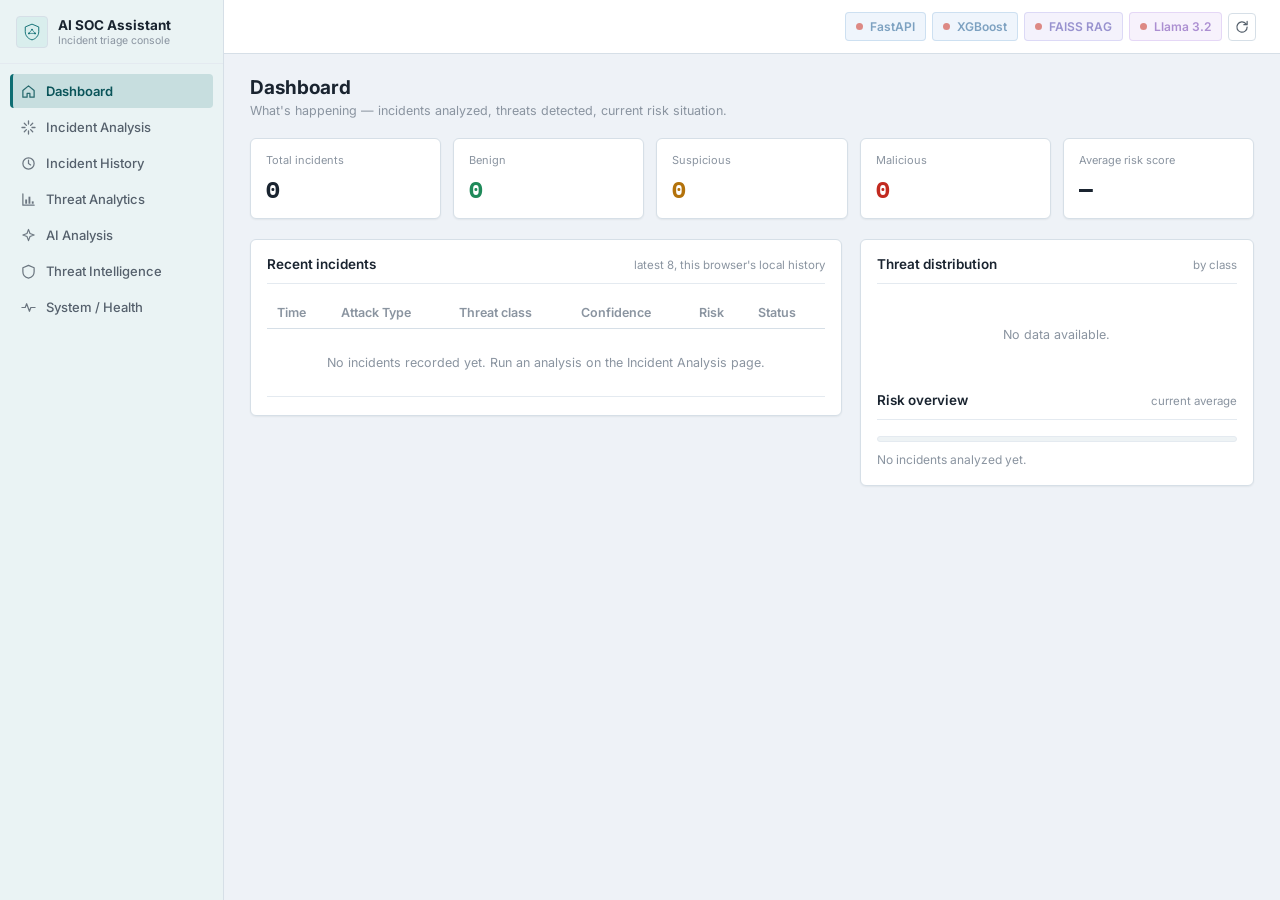
<file: frontend/index.html>
<!DOCTYPE html>
<html lang="en">
<head>
<meta charset="UTF-8">
<meta name="viewport" content="width=device-width, initial-scale=1.0">
<title>Dashboard — AI SOC Assistant</title>
<link rel="preconnect" href="https://fonts.googleapis.com">
<link rel="preconnect" href="https://fonts.gstatic.com" crossorigin>
<link href="https://fonts.googleapis.com/css2?family=Inter:wght@400;500;600;700&family=IBM+Plex+Mono:wght@400;500;600&display=swap" rel="stylesheet">
<link rel="icon" type="image/svg+xml" href="assets/favicon.svg">
<link rel="alternate icon" href="assets/favicon.svg">
<link rel="stylesheet" href="style.css">
<link rel="stylesheet" href="shell.css">
</head>
<body data-page="dashboard">

<div class="app-shell">

  <nav class="sidenav">
    <div class="sidenav-brand">
      <div class="brand-mark">
        <svg width="18" height="18" viewBox="0 0 32 32" fill="none">
          <path d="M16 2L28 7V15.5C28 22.5 22.9 28.2 16 30C9.1 28.2 4 22.5 4 15.5V7L16 2Z" stroke="currentColor" stroke-width="1.7" stroke-linejoin="round"/>
          <circle cx="16" cy="11.5" r="1.5" fill="currentColor"/>
          <circle cx="10.5" cy="18.5" r="1.5" fill="currentColor"/>
          <circle cx="21.5" cy="18.5" r="1.5" fill="currentColor"/>
          <path d="M16 11.5L10.5 18.5M16 11.5L21.5 18.5M10.5 18.5L21.5 18.5" stroke="currentColor" stroke-width="1.2" stroke-linecap="round"/>
        </svg>
      </div>
      <div class="sidenav-brand-text">
        <strong>AI SOC Assistant</strong>
        <span>Incident triage console</span>
      </div>
    </div>

    <div class="sidenav-links">
      <a class="nav-link" data-page="dashboard" href="index.html">
        <svg width="15" height="15" viewBox="0 0 16 16" fill="none"><path d="M2 7L8 2L14 7V14H9.5V10H6.5V14H2V7Z" stroke="currentColor" stroke-width="1.3" stroke-linejoin="round"/></svg>
        Dashboard
      </a>
      <a class="nav-link" data-page="analysis" href="analysis.html">
        <svg width="15" height="15" viewBox="0 0 15 15" fill="none"><path d="M7.5 1V4M7.5 11V14M1 7.5H4M11 7.5H14M3.3 3.3L5.4 5.4M9.6 9.6L11.7 11.7M11.7 3.3L9.6 5.4M5.4 9.6L3.3 11.7" stroke="currentColor" stroke-width="1.3" stroke-linecap="round"/></svg>
        Incident Analysis
      </a>
      <a class="nav-link" data-page="history" href="history.html">
        <svg width="15" height="15" viewBox="0 0 16 16" fill="none"><circle cx="8" cy="8" r="6" stroke="currentColor" stroke-width="1.3"/><path d="M8 4.5V8L10.3 9.5" stroke="currentColor" stroke-width="1.3" stroke-linecap="round"/></svg>
        Incident History
      </a>
      <a class="nav-link" data-page="analytics" href="analytics.html">
        <svg width="15" height="15" viewBox="0 0 16 16" fill="none"><path d="M2 14V2M2 14H14" stroke="currentColor" stroke-width="1.3" stroke-linecap="round"/><rect x="4.5" y="8" width="2" height="4.5" fill="currentColor"/><rect x="8" y="5" width="2" height="7.5" fill="currentColor"/><rect x="11.5" y="10" width="2" height="2.5" fill="currentColor"/></svg>
        Threat Analytics
      </a>
      <a class="nav-link" data-page="ai-analysis" href="ai-analysis.html">
        <svg width="15" height="15" viewBox="0 0 16 16" fill="none"><path d="M8 1.5L9.6 5.9L14 7.5L9.6 9.1L8 13.5L6.4 9.1L2 7.5L6.4 5.9L8 1.5Z" stroke="currentColor" stroke-width="1.2" stroke-linejoin="round"/></svg>
        AI Analysis
      </a>
      <a class="nav-link" data-page="threat-intel" href="threat-intel.html">
        <svg width="15" height="15" viewBox="0 0 16 16" fill="none"><path d="M8 1.5L14 4V8.2C14 11.7 11.5 14.3 8 15C4.5 14.3 2 11.7 2 8.2V4L8 1.5Z" stroke="currentColor" stroke-width="1.3" stroke-linejoin="round"/></svg>
        Threat Intelligence
      </a>
      <a class="nav-link" data-page="system" href="system.html">
        <svg width="15" height="15" viewBox="0 0 16 16" fill="none"><path d="M1 8H4.5L6 4L9 12L10.5 8H15" stroke="currentColor" stroke-width="1.3" stroke-linecap="round" stroke-linejoin="round"/></svg>
        System / Health
      </a>
    </div>
</nav>

  <div class="app-main">
    <header class="topbar">
      <div class="topbar-inner">
        <div class="status-cluster" id="statusCluster">
          <div class="status-chip" id="chip-api" data-state="unknown"><span class="dot"></span><span class="chip-label">FastAPI</span></div>
          <div class="status-chip" id="chip-xgb" data-state="unknown"><span class="dot"></span><span class="chip-label">XGBoost</span></div>
          <div class="status-chip" id="chip-rag" data-state="unknown"><span class="dot"></span><span class="chip-label">FAISS RAG</span></div>
          <div class="status-chip" id="chip-llm" data-state="unknown"><span class="dot"></span><span class="chip-label">Llama 3.2</span></div>
          <button class="refresh-btn" id="refreshHealthBtn" title="Re-check backend health">
            <svg width="14" height="14" viewBox="0 0 15 15" fill="none"><path d="M13 7.5A5.5 5.5 0 1 1 11.6 3.9M13 1.5V5H9.5" stroke="currentColor" stroke-width="1.3" stroke-linecap="round" stroke-linejoin="round"/></svg>
          </button>
        </div>
      </div>
    </header>

    <main class="page-content">
      <div class="page-header">
        <h1>Dashboard</h1>
        <p>What's happening — incidents analyzed, threats detected, current risk situation.</p>
      </div>

      <div class="stat-grid" id="statGrid">
        <div class="stat-card"><div class="stat-label">Total incidents</div><div class="stat-value" id="statTotal">0</div></div>
        <div class="stat-card stat-benign"><div class="stat-label">Benign</div><div class="stat-value" id="statBenign">0</div></div>
        <div class="stat-card stat-suspicious"><div class="stat-label">Suspicious</div><div class="stat-value" id="statSuspicious">0</div></div>
        <div class="stat-card stat-malicious"><div class="stat-label">Malicious</div><div class="stat-value" id="statMalicious">0</div></div>
        <div class="stat-card"><div class="stat-label">Average risk score</div><div class="stat-value" id="statAvgRisk">—</div></div>
      </div>

      <div class="dash-grid">
        <section class="panel">
          <div class="panel-head">
            <h2>Recent incidents</h2>
            <span class="panel-sub">latest 8, this browser's local history</span>
          </div>
          <div class="data-table-wrap">
            <table class="data-table">
              <thead><tr><th>Time</th><th>Attack Type</th><th>Threat class</th><th>Confidence</th><th>Risk</th><th>Status</th></tr></thead>
              <tbody id="recentBody">
                <tr class="empty-row"><td colspan="6">No incidents recorded yet. Run an analysis on the Incident Analysis page.</td></tr>
              </tbody>
            </table>
          </div>
        </section>

        <section class="panel">
          <div class="panel-head">
            <h2>Threat distribution</h2>
            <span class="panel-sub">by class</span>
          </div>
          <div id="distChart"><div class="chart-empty">No data available.</div></div>

          <div class="panel-head" style="margin-top:20px;">
            <h2>Risk overview</h2>
            <span class="panel-sub">current average</span>
          </div>
          <div id="riskOverview">
            <div class="risk-bar-track"><div class="risk-bar-fill" id="dashRiskFill" style="width:0%"></div></div>
            <p style="margin:10px 0 0; font-size:12px; color:var(--text-low);" id="riskOverviewNote">No incidents analyzed yet.</p>
          </div>
        </section>
      </div>
    </main>
  </div>
</div>

<script src="common.js"></script>
<script src="dashboard.js"></script>
</body>
</html>
</file>
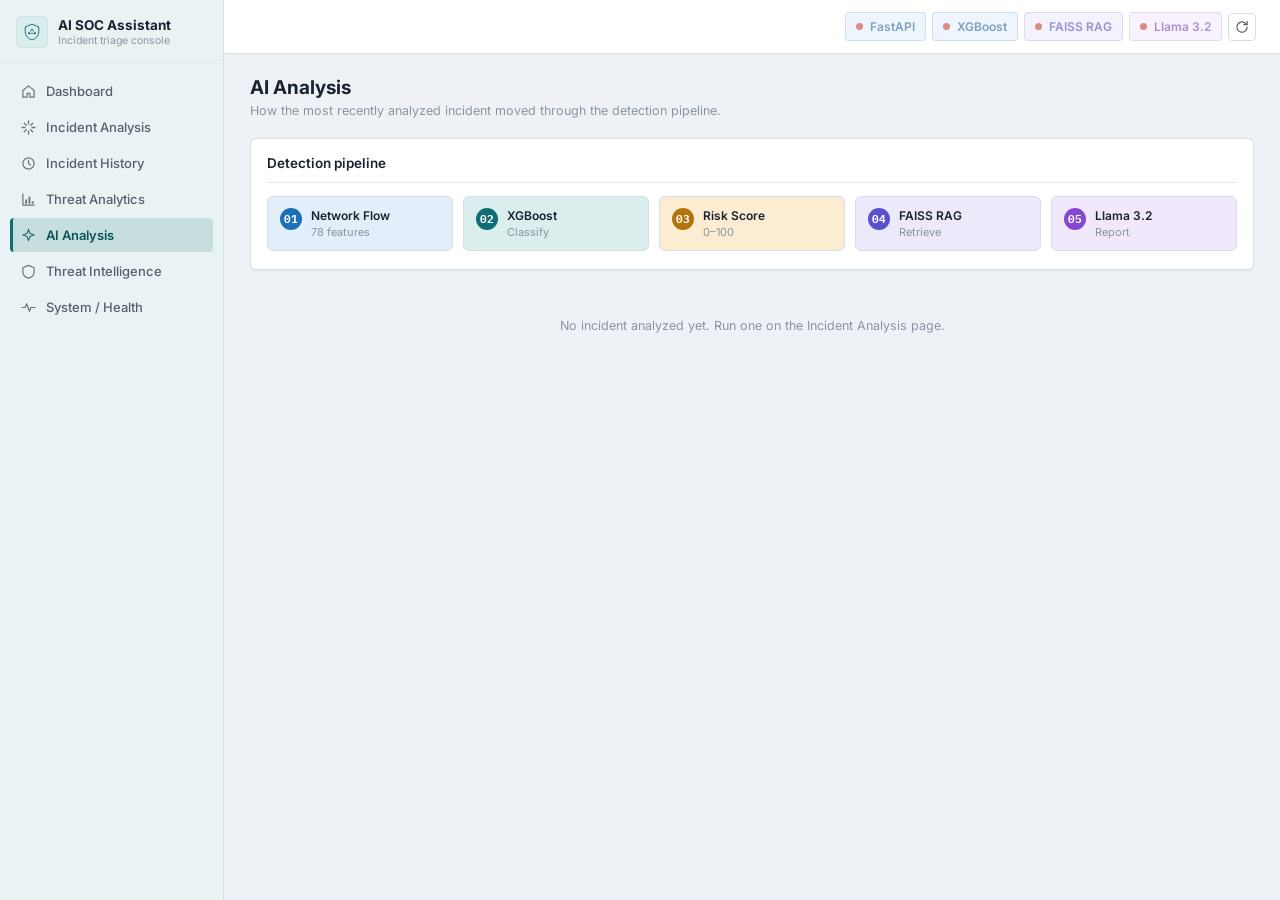
<file: frontend/ai-analysis.html>
<!DOCTYPE html>
<html lang="en">
<head>
<meta charset="UTF-8">
<meta name="viewport" content="width=device-width, initial-scale=1.0">
<title>AI Analysis — AI SOC Assistant</title>
<link rel="preconnect" href="https://fonts.googleapis.com">
<link rel="preconnect" href="https://fonts.gstatic.com" crossorigin>
<link href="https://fonts.googleapis.com/css2?family=Inter:wght@400;500;600;700&family=IBM+Plex+Mono:wght@400;500;600&display=swap" rel="stylesheet">
<link rel="icon" type="image/svg+xml" href="assets/favicon.svg">
<link rel="alternate icon" href="assets/favicon.svg">
<link rel="stylesheet" href="style.css">
<link rel="stylesheet" href="shell.css">
</head>
<body data-page="ai-analysis">

<div class="app-shell">

  <nav class="sidenav">
    <div class="sidenav-brand">
      <div class="brand-mark">
        <svg width="18" height="18" viewBox="0 0 32 32" fill="none">
          <path d="M16 2L28 7V15.5C28 22.5 22.9 28.2 16 30C9.1 28.2 4 22.5 4 15.5V7L16 2Z" stroke="currentColor" stroke-width="1.7" stroke-linejoin="round"/>
          <circle cx="16" cy="11.5" r="1.5" fill="currentColor"/>
          <circle cx="10.5" cy="18.5" r="1.5" fill="currentColor"/>
          <circle cx="21.5" cy="18.5" r="1.5" fill="currentColor"/>
          <path d="M16 11.5L10.5 18.5M16 11.5L21.5 18.5M10.5 18.5L21.5 18.5" stroke="currentColor" stroke-width="1.2" stroke-linecap="round"/>
        </svg>
      </div>
      <div class="sidenav-brand-text">
        <strong>AI SOC Assistant</strong>
        <span>Incident triage console</span>
      </div>
    </div>

    <div class="sidenav-links">
      <a class="nav-link" data-page="dashboard" href="index.html">
        <svg width="15" height="15" viewBox="0 0 16 16" fill="none"><path d="M2 7L8 2L14 7V14H9.5V10H6.5V14H2V7Z" stroke="currentColor" stroke-width="1.3" stroke-linejoin="round"/></svg>
        Dashboard
      </a>
      <a class="nav-link" data-page="analysis" href="analysis.html">
        <svg width="15" height="15" viewBox="0 0 15 15" fill="none"><path d="M7.5 1V4M7.5 11V14M1 7.5H4M11 7.5H14M3.3 3.3L5.4 5.4M9.6 9.6L11.7 11.7M11.7 3.3L9.6 5.4M5.4 9.6L3.3 11.7" stroke="currentColor" stroke-width="1.3" stroke-linecap="round"/></svg>
        Incident Analysis
      </a>
      <a class="nav-link" data-page="history" href="history.html">
        <svg width="15" height="15" viewBox="0 0 16 16" fill="none"><circle cx="8" cy="8" r="6" stroke="currentColor" stroke-width="1.3"/><path d="M8 4.5V8L10.3 9.5" stroke="currentColor" stroke-width="1.3" stroke-linecap="round"/></svg>
        Incident History
      </a>
      <a class="nav-link" data-page="analytics" href="analytics.html">
        <svg width="15" height="15" viewBox="0 0 16 16" fill="none"><path d="M2 14V2M2 14H14" stroke="currentColor" stroke-width="1.3" stroke-linecap="round"/><rect x="4.5" y="8" width="2" height="4.5" fill="currentColor"/><rect x="8" y="5" width="2" height="7.5" fill="currentColor"/><rect x="11.5" y="10" width="2" height="2.5" fill="currentColor"/></svg>
        Threat Analytics
      </a>
      <a class="nav-link" data-page="ai-analysis" href="ai-analysis.html">
        <svg width="15" height="15" viewBox="0 0 16 16" fill="none"><path d="M8 1.5L9.6 5.9L14 7.5L9.6 9.1L8 13.5L6.4 9.1L2 7.5L6.4 5.9L8 1.5Z" stroke="currentColor" stroke-width="1.2" stroke-linejoin="round"/></svg>
        AI Analysis
      </a>
      <a class="nav-link" data-page="threat-intel" href="threat-intel.html">
        <svg width="15" height="15" viewBox="0 0 16 16" fill="none"><path d="M8 1.5L14 4V8.2C14 11.7 11.5 14.3 8 15C4.5 14.3 2 11.7 2 8.2V4L8 1.5Z" stroke="currentColor" stroke-width="1.3" stroke-linejoin="round"/></svg>
        Threat Intelligence
      </a>
      <a class="nav-link" data-page="system" href="system.html">
        <svg width="15" height="15" viewBox="0 0 16 16" fill="none"><path d="M1 8H4.5L6 4L9 12L10.5 8H15" stroke="currentColor" stroke-width="1.3" stroke-linecap="round" stroke-linejoin="round"/></svg>
        System / Health
      </a>
    </div>
</nav>

  <div class="app-main">
    <header class="topbar">
      <div class="topbar-inner">
        <div class="status-cluster" id="statusCluster">
          <div class="status-chip" id="chip-api" data-state="unknown"><span class="dot"></span><span class="chip-label">FastAPI</span></div>
          <div class="status-chip" id="chip-xgb" data-state="unknown"><span class="dot"></span><span class="chip-label">XGBoost</span></div>
          <div class="status-chip" id="chip-rag" data-state="unknown"><span class="dot"></span><span class="chip-label">FAISS RAG</span></div>
          <div class="status-chip" id="chip-llm" data-state="unknown"><span class="dot"></span><span class="chip-label">Llama 3.2</span></div>
          <button class="refresh-btn" id="refreshHealthBtn" title="Re-check backend health">
            <svg width="14" height="14" viewBox="0 0 15 15" fill="none"><path d="M13 7.5A5.5 5.5 0 1 1 11.6 3.9M13 1.5V5H9.5" stroke="currentColor" stroke-width="1.3" stroke-linecap="round" stroke-linejoin="round"/></svg>
          </button>
        </div>
      </div>
    </header>

    <main class="page-content">
      <div class="page-header">
        <h1>AI Analysis</h1>
        <p>How the most recently analyzed incident moved through the detection pipeline.</p>
      </div>

      <section class="panel" style="margin-bottom:18px;">
        <div class="panel-head"><h2>Detection pipeline</h2></div>
        <div class="pipeline-numbered" id="pipeline">
          <div class="pipe-step-num" data-key="flow"><span class="pipe-num">01</span><div class="pipe-text"><strong>Network Flow</strong><span>78 features</span></div></div>
          <div class="pipe-step-num" data-key="xgb"><span class="pipe-num">02</span><div class="pipe-text"><strong>XGBoost</strong><span>Classify</span></div></div>
          <div class="pipe-step-num" data-key="risk"><span class="pipe-num">03</span><div class="pipe-text"><strong>Risk Score</strong><span>0–100</span></div></div>
          <div class="pipe-step-num" data-key="rag"><span class="pipe-num">04</span><div class="pipe-text"><strong>FAISS RAG</strong><span>Retrieve</span></div></div>
          <div class="pipe-step-num" data-key="llm"><span class="pipe-num">05</span><div class="pipe-text"><strong>Llama 3.2</strong><span>Report</span></div></div>
        </div>
      </section>

      <div id="aiAnalysisContent">
        <div class="chart-empty">No incident analyzed yet. Run one on the Incident Analysis page.</div>
      </div>
    </main>
  </div>
</div>

<script src="common.js"></script>
<script src="ai-analysis.js"></script>
</body>
</html>
</file>
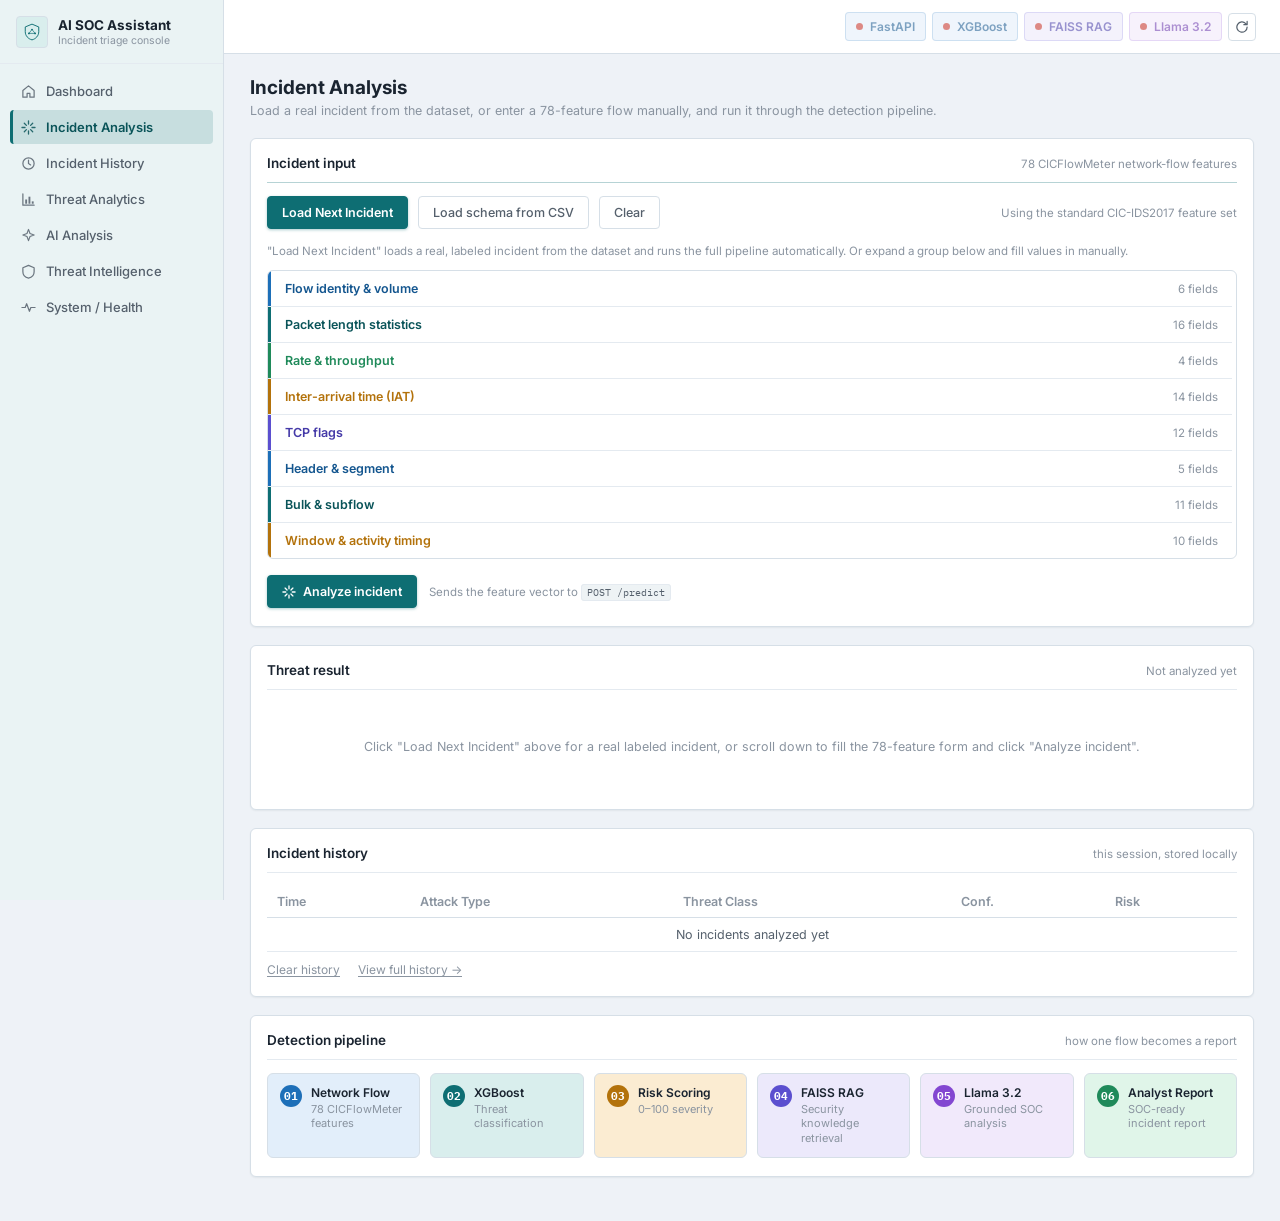
<file: frontend/analysis.html>
<!DOCTYPE html>
<html lang="en">
<head>
<meta charset="UTF-8">
<meta name="viewport" content="width=device-width, initial-scale=1.0">
<title>Incident Analysis — AI SOC Assistant</title>
<link rel="preconnect" href="https://fonts.googleapis.com">
<link rel="preconnect" href="https://fonts.gstatic.com" crossorigin>
<link href="https://fonts.googleapis.com/css2?family=Inter:wght@400;500;600;700&family=IBM+Plex+Mono:wght@400;500;600&display=swap" rel="stylesheet">
<link rel="icon" type="image/svg+xml" href="assets/favicon.svg">
<link rel="alternate icon" href="assets/favicon.svg">
<link rel="stylesheet" href="style.css">
<link rel="stylesheet" href="shell.css">
</head>
<body data-page="analysis">

<div class="app-shell">

  <nav class="sidenav">
    <div class="sidenav-brand">
      <div class="brand-mark">
        <svg width="18" height="18" viewBox="0 0 32 32" fill="none">
          <path d="M16 2L28 7V15.5C28 22.5 22.9 28.2 16 30C9.1 28.2 4 22.5 4 15.5V7L16 2Z" stroke="currentColor" stroke-width="1.7" stroke-linejoin="round"/>
          <circle cx="16" cy="11.5" r="1.5" fill="currentColor"/>
          <circle cx="10.5" cy="18.5" r="1.5" fill="currentColor"/>
          <circle cx="21.5" cy="18.5" r="1.5" fill="currentColor"/>
          <path d="M16 11.5L10.5 18.5M16 11.5L21.5 18.5M10.5 18.5L21.5 18.5" stroke="currentColor" stroke-width="1.2" stroke-linecap="round"/>
        </svg>
      </div>
      <div class="sidenav-brand-text">
        <strong>AI SOC Assistant</strong>
        <span>Incident triage console</span>
      </div>
    </div>

    <div class="sidenav-links">
      <a class="nav-link" data-page="dashboard" href="index.html">
        <svg width="15" height="15" viewBox="0 0 16 16" fill="none"><path d="M2 7L8 2L14 7V14H9.5V10H6.5V14H2V7Z" stroke="currentColor" stroke-width="1.3" stroke-linejoin="round"/></svg>
        Dashboard
      </a>
      <a class="nav-link" data-page="analysis" href="analysis.html">
        <svg width="15" height="15" viewBox="0 0 15 15" fill="none"><path d="M7.5 1V4M7.5 11V14M1 7.5H4M11 7.5H14M3.3 3.3L5.4 5.4M9.6 9.6L11.7 11.7M11.7 3.3L9.6 5.4M5.4 9.6L3.3 11.7" stroke="currentColor" stroke-width="1.3" stroke-linecap="round"/></svg>
        Incident Analysis
      </a>
      <a class="nav-link" data-page="history" href="history.html">
        <svg width="15" height="15" viewBox="0 0 16 16" fill="none"><circle cx="8" cy="8" r="6" stroke="currentColor" stroke-width="1.3"/><path d="M8 4.5V8L10.3 9.5" stroke="currentColor" stroke-width="1.3" stroke-linecap="round"/></svg>
        Incident History
      </a>
      <a class="nav-link" data-page="analytics" href="analytics.html">
        <svg width="15" height="15" viewBox="0 0 16 16" fill="none"><path d="M2 14V2M2 14H14" stroke="currentColor" stroke-width="1.3" stroke-linecap="round"/><rect x="4.5" y="8" width="2" height="4.5" fill="currentColor"/><rect x="8" y="5" width="2" height="7.5" fill="currentColor"/><rect x="11.5" y="10" width="2" height="2.5" fill="currentColor"/></svg>
        Threat Analytics
      </a>
      <a class="nav-link" data-page="ai-analysis" href="ai-analysis.html">
        <svg width="15" height="15" viewBox="0 0 16 16" fill="none"><path d="M8 1.5L9.6 5.9L14 7.5L9.6 9.1L8 13.5L6.4 9.1L2 7.5L6.4 5.9L8 1.5Z" stroke="currentColor" stroke-width="1.2" stroke-linejoin="round"/></svg>
        AI Analysis
      </a>
      <a class="nav-link" data-page="threat-intel" href="threat-intel.html">
        <svg width="15" height="15" viewBox="0 0 16 16" fill="none"><path d="M8 1.5L14 4V8.2C14 11.7 11.5 14.3 8 15C4.5 14.3 2 11.7 2 8.2V4L8 1.5Z" stroke="currentColor" stroke-width="1.3" stroke-linejoin="round"/></svg>
        Threat Intelligence
      </a>
      <a class="nav-link" data-page="system" href="system.html">
        <svg width="15" height="15" viewBox="0 0 16 16" fill="none"><path d="M1 8H4.5L6 4L9 12L10.5 8H15" stroke="currentColor" stroke-width="1.3" stroke-linecap="round" stroke-linejoin="round"/></svg>
        System / Health
      </a>
    </div>
</nav>

  <div class="app-main">
    <header class="topbar">
      <div class="topbar-inner">
        <div class="status-cluster" id="statusCluster">
          <div class="status-chip" id="chip-api" data-state="unknown"><span class="dot"></span><span class="chip-label">FastAPI</span></div>
          <div class="status-chip" id="chip-xgb" data-state="unknown"><span class="dot"></span><span class="chip-label">XGBoost</span></div>
          <div class="status-chip" id="chip-rag" data-state="unknown"><span class="dot"></span><span class="chip-label">FAISS RAG</span></div>
          <div class="status-chip" id="chip-llm" data-state="unknown"><span class="dot"></span><span class="chip-label">Llama 3.2</span></div>
          <button class="refresh-btn" id="refreshHealthBtn" title="Re-check backend health">
            <svg width="14" height="14" viewBox="0 0 15 15" fill="none"><path d="M13 7.5A5.5 5.5 0 1 1 11.6 3.9M13 1.5V5H9.5" stroke="currentColor" stroke-width="1.3" stroke-linecap="round" stroke-linejoin="round"/></svg>
          </button>
        </div>
      </div>
    </header>

    <main class="page-content">
      <div class="page-header">
        <h1>Incident Analysis</h1>
        <p>Load a real incident from the dataset, or enter a 78-feature flow manually, and run it through the detection pipeline.</p>
      </div>

      <!-- ======================================================
           1. INCIDENT INPUT — trigger + full 78-field form
      ====================================================== -->
      <section class="panel panel-accent-teal">
        <div class="panel-head panel-head--input">
          <h2>Incident input</h2>
          <span class="panel-sub">78 CICFlowMeter network-flow features</span>
        </div>

        <div class="input-toolbar">
          <button class="btn btn-primary" id="loadSampleBtn">Load Next Incident</button>
          <label class="btn btn-ghost" for="schemaFileInput">
            Load schema from CSV
            <input type="file" id="schemaFileInput" accept=".csv" hidden>
          </label>
          <button class="btn btn-ghost" id="clearFormBtn">Clear</button>
          <span class="toolbar-note" id="schemaNote">Using the standard CIC-IDS2017 feature set</span>
        </div>

        <p style="font-size:11.5px; color:var(--text-low); margin:2px 0 12px;">
          "Load Next Incident" loads a real, labeled incident from the dataset and runs the full pipeline
          automatically. Or expand a group below and fill values in manually.
        </p>

        <div class="feature-scroll" id="featureGroups">
          <!-- feature groups injected by script.js -->
        </div>

        <div class="analyze-row">
          <button class="btn btn-primary" id="analyzeBtn">
            <svg width="14" height="14" viewBox="0 0 15 15" fill="none"><path d="M7.5 1V4M7.5 11V14M1 7.5H4M11 7.5H14M3.3 3.3L5.4 5.4M9.6 9.6L11.7 11.7M11.7 3.3L9.6 5.4M5.4 9.6L3.3 11.7" stroke="currentColor" stroke-width="1.4" stroke-linecap="round"/></svg>
            Analyze incident
          </button>
          <span class="analyze-hint">Sends the feature vector to <code>POST /predict</code></span>
        </div>

        <div class="error-banner" id="errorBanner" hidden>
          <strong id="errorTitle">Request failed</strong>
          <p id="errorMessage"></p>
        </div>
      </section>

      <!-- ======================================================
           2. THREAT RESULT — four compact cards
      ====================================================== -->
      <section class="panel result-panel panel-accent-teal" id="resultPanel" style="margin-top:18px;">
        <div class="panel-head">
          <h2>Threat result</h2>
          <span class="panel-sub" id="resultTime">Not analyzed yet</span>
        </div>

        <div class="result-status-line" id="resultStatusLine" hidden>
          <span class="status-dot"></span>
          <span>Analyzing network flow — running XGBoost, FAISS retrieval and Llama 3.2. This can take up to a minute on local hardware.</span>
        </div>

        <div class="result-empty-inline" id="emptyInline">
          Click "Load Next Incident" above for a real labeled incident, or scroll down to fill the 78-feature form and click "Analyze incident".
        </div>

        <div class="result-body" id="resultBody" hidden>
          <div class="result-card-grid">
            <div class="result-card">
              <span class="result-card-label">Attack Type</span>
              <span class="result-card-value" id="attackTypeValue">—</span>
            </div>
            <div class="result-card" id="threatClassCard">
              <span class="result-card-label">Threat Class</span>
              <span class="severity-tag" id="severityTag">—</span>
            </div>
            <div class="result-card">
              <span class="result-card-label">Confidence</span>
              <span class="result-card-value" id="metricConfidence">—</span>
            </div>
            <div class="result-card">
              <span class="result-card-label">Risk Score</span>
              <span class="result-card-value" id="metricRisk">—</span>
            </div>
          </div>
          <div class="risk-bar-track">
            <div class="risk-bar-fill" id="riskBarFill"></div>
          </div>
        </div>
      </section>

      <!-- ======================================================
           3. AI SOC ANALYSIS  (+ Recommended actions)
      ====================================================== -->
      <section class="panel recommend-card" id="recommendCard" hidden style="margin-top:18px;">
        <div class="panel-head">
          <h2>Recommended actions</h2>
          <span class="panel-sub">what to do about this incident</span>
        </div>
        <div class="report-body" id="recommendBody"><!-- injected here --></div>
      </section>

      <section class="panel report-card" id="reportCard" hidden style="margin-top:18px;">
        <div class="panel-head panel-head--ai">
          <h2>AI SOC analysis</h2>
          <span class="panel-sub">FAISS RAG + Llama 3.2 · grounded in retrieved knowledge</span>
        </div>
        <div class="report-body" id="reportBody"><!-- parsed sections injected here --></div>
      </section>

      <!-- ======================================================
           4. INCIDENT HISTORY (quick local list)
      ====================================================== -->
      <section class="panel panel-accent-blue" style="margin-top:18px;">
        <div class="panel-head">
          <h2>Incident history</h2>
          <span class="panel-sub">this session, stored locally</span>
        </div>
        <div class="data-table-wrap">
          <table class="data-table">
            <thead>
              <tr><th>Time</th><th>Attack Type</th><th>Threat Class</th><th>Conf.</th><th>Risk</th></tr>
            </thead>
            <tbody id="historyBody">
              <tr class="history-empty-row"><td colspan="5">No incidents analyzed yet</td></tr>
            </tbody>
          </table>
        </div>
        <button class="text-btn" id="clearHistoryBtn">Clear history</button>
        <a class="text-btn" href="history.html" style="margin-left:14px;">View full history →</a>
      </section>

      <!-- ======================================================
           5. DETECTION PIPELINE — compact, colored per stage
      ====================================================== -->
      <section class="panel panel-accent-indigo" style="margin-top:18px;">
        <div class="panel-head">
          <h2>Detection pipeline</h2>
          <span class="panel-sub">how one flow becomes a report</span>
        </div>
        <div class="pipeline-numbered" id="pipeline">
          <div class="pipe-step-num" data-key="flow">
            <span class="pipe-num">01</span>
            <div class="pipe-text"><strong>Network Flow</strong><span>78 CICFlowMeter features</span></div>
          </div>
          <div class="pipe-step-num" data-key="xgb">
            <span class="pipe-num">02</span>
            <div class="pipe-text"><strong>XGBoost</strong><span>Threat classification</span></div>
          </div>
          <div class="pipe-step-num" data-key="risk">
            <span class="pipe-num">03</span>
            <div class="pipe-text"><strong>Risk Scoring</strong><span>0–100 severity</span></div>
          </div>
          <div class="pipe-step-num" data-key="rag">
            <span class="pipe-num">04</span>
            <div class="pipe-text"><strong>FAISS RAG</strong><span>Security knowledge retrieval</span></div>
          </div>
          <div class="pipe-step-num" data-key="llm">
            <span class="pipe-num">05</span>
            <div class="pipe-text"><strong>Llama 3.2</strong><span>Grounded SOC analysis</span></div>
          </div>
          <div class="pipe-step-num" data-key="report">
            <span class="pipe-num">06</span>
            <div class="pipe-text"><strong>Analyst Report</strong><span>SOC-ready incident report</span></div>
          </div>
        </div>
      </section>

    </main>
  </div>
</div>

<script src="common.js"></script>
<script src="script.js"></script>
</body>
</html>
</file>
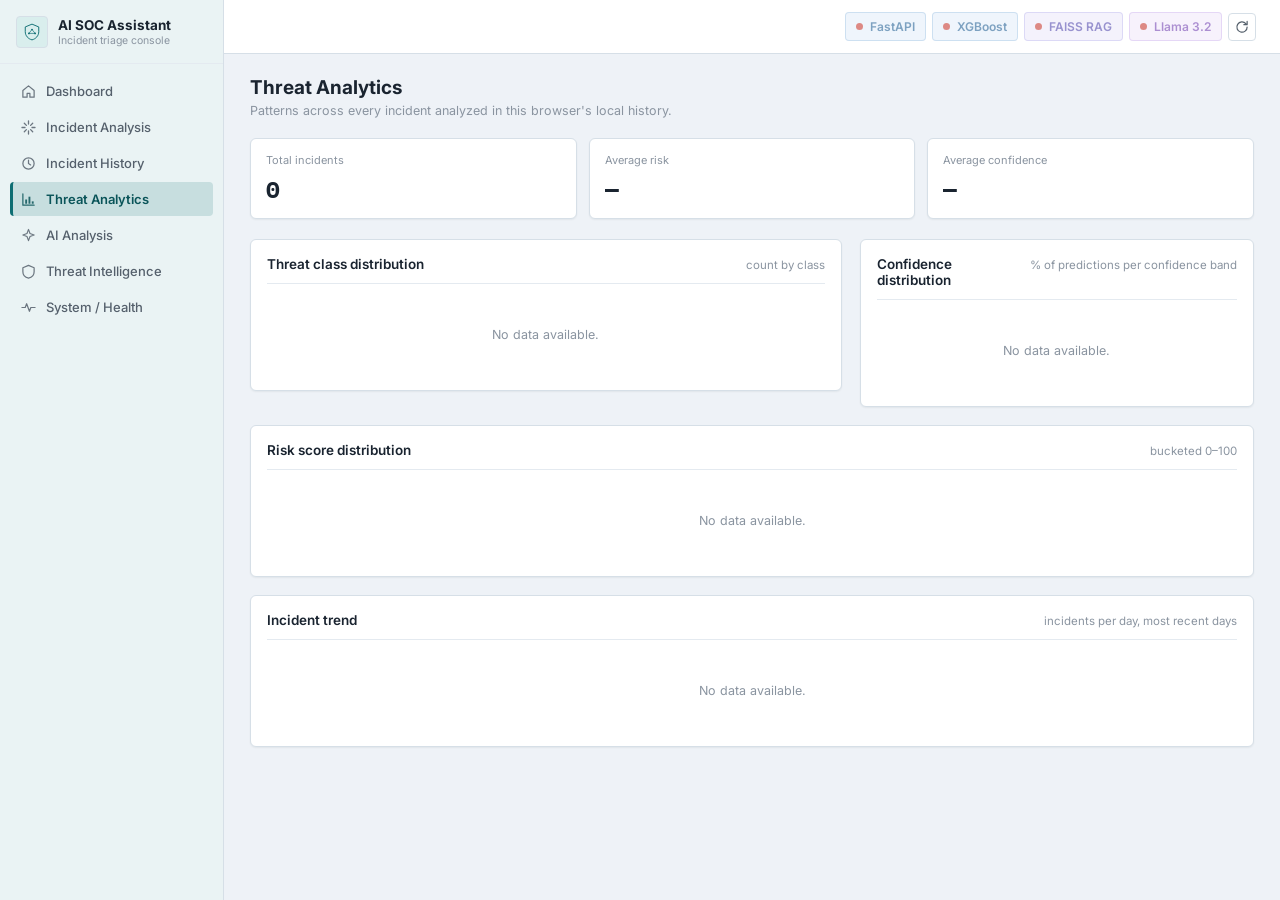
<file: frontend/analytics.html>
<!DOCTYPE html>
<html lang="en">
<head>
<meta charset="UTF-8">
<meta name="viewport" content="width=device-width, initial-scale=1.0">
<title>Threat Analytics — AI SOC Assistant</title>
<link rel="preconnect" href="https://fonts.googleapis.com">
<link rel="preconnect" href="https://fonts.gstatic.com" crossorigin>
<link href="https://fonts.googleapis.com/css2?family=Inter:wght@400;500;600;700&family=IBM+Plex+Mono:wght@400;500;600&display=swap" rel="stylesheet">
<link rel="icon" type="image/svg+xml" href="assets/favicon.svg">
<link rel="alternate icon" href="assets/favicon.svg">
<link rel="stylesheet" href="style.css">
<link rel="stylesheet" href="shell.css">
</head>
<body data-page="analytics">

<div class="app-shell">

  <nav class="sidenav">
    <div class="sidenav-brand">
      <div class="brand-mark">
        <svg width="18" height="18" viewBox="0 0 32 32" fill="none">
          <path d="M16 2L28 7V15.5C28 22.5 22.9 28.2 16 30C9.1 28.2 4 22.5 4 15.5V7L16 2Z" stroke="currentColor" stroke-width="1.7" stroke-linejoin="round"/>
          <circle cx="16" cy="11.5" r="1.5" fill="currentColor"/>
          <circle cx="10.5" cy="18.5" r="1.5" fill="currentColor"/>
          <circle cx="21.5" cy="18.5" r="1.5" fill="currentColor"/>
          <path d="M16 11.5L10.5 18.5M16 11.5L21.5 18.5M10.5 18.5L21.5 18.5" stroke="currentColor" stroke-width="1.2" stroke-linecap="round"/>
        </svg>
      </div>
      <div class="sidenav-brand-text">
        <strong>AI SOC Assistant</strong>
        <span>Incident triage console</span>
      </div>
    </div>

    <div class="sidenav-links">
      <a class="nav-link" data-page="dashboard" href="index.html">
        <svg width="15" height="15" viewBox="0 0 16 16" fill="none"><path d="M2 7L8 2L14 7V14H9.5V10H6.5V14H2V7Z" stroke="currentColor" stroke-width="1.3" stroke-linejoin="round"/></svg>
        Dashboard
      </a>
      <a class="nav-link" data-page="analysis" href="analysis.html">
        <svg width="15" height="15" viewBox="0 0 15 15" fill="none"><path d="M7.5 1V4M7.5 11V14M1 7.5H4M11 7.5H14M3.3 3.3L5.4 5.4M9.6 9.6L11.7 11.7M11.7 3.3L9.6 5.4M5.4 9.6L3.3 11.7" stroke="currentColor" stroke-width="1.3" stroke-linecap="round"/></svg>
        Incident Analysis
      </a>
      <a class="nav-link" data-page="history" href="history.html">
        <svg width="15" height="15" viewBox="0 0 16 16" fill="none"><circle cx="8" cy="8" r="6" stroke="currentColor" stroke-width="1.3"/><path d="M8 4.5V8L10.3 9.5" stroke="currentColor" stroke-width="1.3" stroke-linecap="round"/></svg>
        Incident History
      </a>
      <a class="nav-link" data-page="analytics" href="analytics.html">
        <svg width="15" height="15" viewBox="0 0 16 16" fill="none"><path d="M2 14V2M2 14H14" stroke="currentColor" stroke-width="1.3" stroke-linecap="round"/><rect x="4.5" y="8" width="2" height="4.5" fill="currentColor"/><rect x="8" y="5" width="2" height="7.5" fill="currentColor"/><rect x="11.5" y="10" width="2" height="2.5" fill="currentColor"/></svg>
        Threat Analytics
      </a>
      <a class="nav-link" data-page="ai-analysis" href="ai-analysis.html">
        <svg width="15" height="15" viewBox="0 0 16 16" fill="none"><path d="M8 1.5L9.6 5.9L14 7.5L9.6 9.1L8 13.5L6.4 9.1L2 7.5L6.4 5.9L8 1.5Z" stroke="currentColor" stroke-width="1.2" stroke-linejoin="round"/></svg>
        AI Analysis
      </a>
      <a class="nav-link" data-page="threat-intel" href="threat-intel.html">
        <svg width="15" height="15" viewBox="0 0 16 16" fill="none"><path d="M8 1.5L14 4V8.2C14 11.7 11.5 14.3 8 15C4.5 14.3 2 11.7 2 8.2V4L8 1.5Z" stroke="currentColor" stroke-width="1.3" stroke-linejoin="round"/></svg>
        Threat Intelligence
      </a>
      <a class="nav-link" data-page="system" href="system.html">
        <svg width="15" height="15" viewBox="0 0 16 16" fill="none"><path d="M1 8H4.5L6 4L9 12L10.5 8H15" stroke="currentColor" stroke-width="1.3" stroke-linecap="round" stroke-linejoin="round"/></svg>
        System / Health
      </a>
    </div>
</nav>

  <div class="app-main">
    <header class="topbar">
      <div class="topbar-inner">
        <div class="status-cluster" id="statusCluster">
          <div class="status-chip" id="chip-api" data-state="unknown"><span class="dot"></span><span class="chip-label">FastAPI</span></div>
          <div class="status-chip" id="chip-xgb" data-state="unknown"><span class="dot"></span><span class="chip-label">XGBoost</span></div>
          <div class="status-chip" id="chip-rag" data-state="unknown"><span class="dot"></span><span class="chip-label">FAISS RAG</span></div>
          <div class="status-chip" id="chip-llm" data-state="unknown"><span class="dot"></span><span class="chip-label">Llama 3.2</span></div>
          <button class="refresh-btn" id="refreshHealthBtn" title="Re-check backend health">
            <svg width="14" height="14" viewBox="0 0 15 15" fill="none"><path d="M13 7.5A5.5 5.5 0 1 1 11.6 3.9M13 1.5V5H9.5" stroke="currentColor" stroke-width="1.3" stroke-linecap="round" stroke-linejoin="round"/></svg>
          </button>
        </div>
      </div>
    </header>

    <main class="page-content">
      <div class="page-header">
        <h1>Threat Analytics</h1>
        <p>Patterns across every incident analyzed in this browser's local history.</p>
      </div>

      <div class="stat-grid">
        <div class="stat-card"><div class="stat-label">Total incidents</div><div class="stat-value" id="anTotal">0</div></div>
        <div class="stat-card"><div class="stat-label">Average risk</div><div class="stat-value" id="anAvgRisk">—</div></div>
        <div class="stat-card"><div class="stat-label">Average confidence</div><div class="stat-value" id="anAvgConf">—</div></div>
      </div>

      <div class="dash-grid">
        <section class="panel">
          <div class="panel-head">
            <h2>Threat class distribution</h2>
            <span class="panel-sub">count by class</span>
          </div>
          <div id="classChart"></div>
        </section>

        <section class="panel">
          <div class="panel-head">
            <h2>Confidence distribution</h2>
            <span class="panel-sub">% of predictions per confidence band</span>
          </div>
          <div id="confChart"></div>
        </section>
      </div>

      <section class="panel" style="margin-top:18px;">
        <div class="panel-head">
          <h2>Risk score distribution</h2>
          <span class="panel-sub">bucketed 0–100</span>
        </div>
        <div id="riskChart"></div>
      </section>

      <section class="panel" style="margin-top:18px;">
        <div class="panel-head">
          <h2>Incident trend</h2>
          <span class="panel-sub">incidents per day, most recent days</span>
        </div>
        <div id="trendChart"></div>
      </section>
    </main>
  </div>
</div>

<script src="common.js"></script>
<script src="analytics.js"></script>
</body>
</html>
</file>
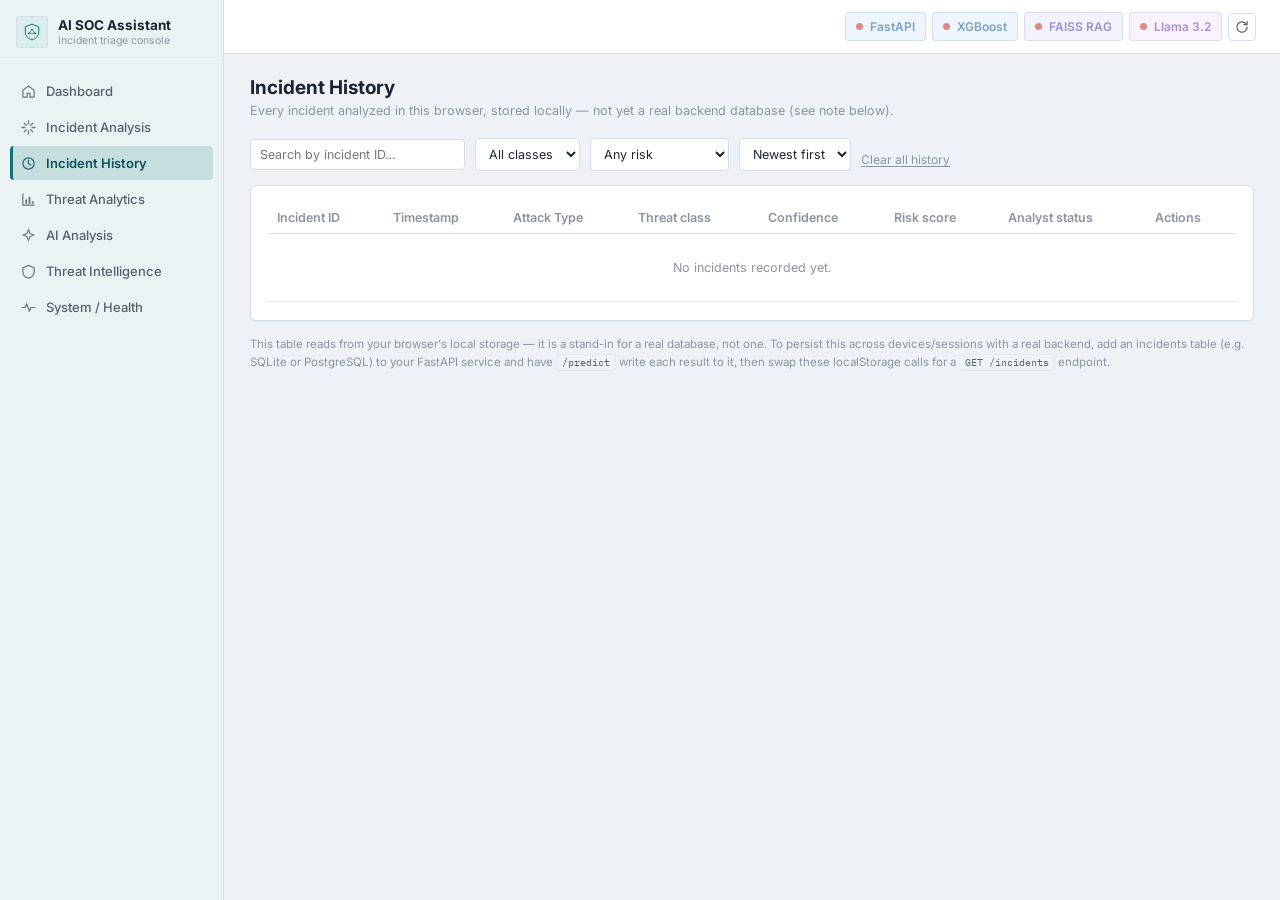
<file: frontend/history.html>
<!DOCTYPE html>
<html lang="en">
<head>
<meta charset="UTF-8">
<meta name="viewport" content="width=device-width, initial-scale=1.0">
<title>Incident History — AI SOC Assistant</title>
<link rel="preconnect" href="https://fonts.googleapis.com">
<link rel="preconnect" href="https://fonts.gstatic.com" crossorigin>
<link href="https://fonts.googleapis.com/css2?family=Inter:wght@400;500;600;700&family=IBM+Plex+Mono:wght@400;500;600&display=swap" rel="stylesheet">
<link rel="icon" type="image/svg+xml" href="assets/favicon.svg">
<link rel="alternate icon" href="assets/favicon.svg">
<link rel="stylesheet" href="style.css">
<link rel="stylesheet" href="shell.css">
</head>
<body data-page="history">

<div class="app-shell">

  <nav class="sidenav">
    <div class="sidenav-brand">
      <div class="brand-mark">
        <svg width="18" height="18" viewBox="0 0 32 32" fill="none">
          <path d="M16 2L28 7V15.5C28 22.5 22.9 28.2 16 30C9.1 28.2 4 22.5 4 15.5V7L16 2Z" stroke="currentColor" stroke-width="1.7" stroke-linejoin="round"/>
          <circle cx="16" cy="11.5" r="1.5" fill="currentColor"/>
          <circle cx="10.5" cy="18.5" r="1.5" fill="currentColor"/>
          <circle cx="21.5" cy="18.5" r="1.5" fill="currentColor"/>
          <path d="M16 11.5L10.5 18.5M16 11.5L21.5 18.5M10.5 18.5L21.5 18.5" stroke="currentColor" stroke-width="1.2" stroke-linecap="round"/>
        </svg>
      </div>
      <div class="sidenav-brand-text">
        <strong>AI SOC Assistant</strong>
        <span>Incident triage console</span>
      </div>
    </div>

    <div class="sidenav-links">
      <a class="nav-link" data-page="dashboard" href="index.html">
        <svg width="15" height="15" viewBox="0 0 16 16" fill="none"><path d="M2 7L8 2L14 7V14H9.5V10H6.5V14H2V7Z" stroke="currentColor" stroke-width="1.3" stroke-linejoin="round"/></svg>
        Dashboard
      </a>
      <a class="nav-link" data-page="analysis" href="analysis.html">
        <svg width="15" height="15" viewBox="0 0 15 15" fill="none"><path d="M7.5 1V4M7.5 11V14M1 7.5H4M11 7.5H14M3.3 3.3L5.4 5.4M9.6 9.6L11.7 11.7M11.7 3.3L9.6 5.4M5.4 9.6L3.3 11.7" stroke="currentColor" stroke-width="1.3" stroke-linecap="round"/></svg>
        Incident Analysis
      </a>
      <a class="nav-link" data-page="history" href="history.html">
        <svg width="15" height="15" viewBox="0 0 16 16" fill="none"><circle cx="8" cy="8" r="6" stroke="currentColor" stroke-width="1.3"/><path d="M8 4.5V8L10.3 9.5" stroke="currentColor" stroke-width="1.3" stroke-linecap="round"/></svg>
        Incident History
      </a>
      <a class="nav-link" data-page="analytics" href="analytics.html">
        <svg width="15" height="15" viewBox="0 0 16 16" fill="none"><path d="M2 14V2M2 14H14" stroke="currentColor" stroke-width="1.3" stroke-linecap="round"/><rect x="4.5" y="8" width="2" height="4.5" fill="currentColor"/><rect x="8" y="5" width="2" height="7.5" fill="currentColor"/><rect x="11.5" y="10" width="2" height="2.5" fill="currentColor"/></svg>
        Threat Analytics
      </a>
      <a class="nav-link" data-page="ai-analysis" href="ai-analysis.html">
        <svg width="15" height="15" viewBox="0 0 16 16" fill="none"><path d="M8 1.5L9.6 5.9L14 7.5L9.6 9.1L8 13.5L6.4 9.1L2 7.5L6.4 5.9L8 1.5Z" stroke="currentColor" stroke-width="1.2" stroke-linejoin="round"/></svg>
        AI Analysis
      </a>
      <a class="nav-link" data-page="threat-intel" href="threat-intel.html">
        <svg width="15" height="15" viewBox="0 0 16 16" fill="none"><path d="M8 1.5L14 4V8.2C14 11.7 11.5 14.3 8 15C4.5 14.3 2 11.7 2 8.2V4L8 1.5Z" stroke="currentColor" stroke-width="1.3" stroke-linejoin="round"/></svg>
        Threat Intelligence
      </a>
      <a class="nav-link" data-page="system" href="system.html">
        <svg width="15" height="15" viewBox="0 0 16 16" fill="none"><path d="M1 8H4.5L6 4L9 12L10.5 8H15" stroke="currentColor" stroke-width="1.3" stroke-linecap="round" stroke-linejoin="round"/></svg>
        System / Health
      </a>
    </div>
</nav>

  <div class="app-main">
    <header class="topbar">
      <div class="topbar-inner">
        <div class="status-cluster" id="statusCluster">
          <div class="status-chip" id="chip-api" data-state="unknown"><span class="dot"></span><span class="chip-label">FastAPI</span></div>
          <div class="status-chip" id="chip-xgb" data-state="unknown"><span class="dot"></span><span class="chip-label">XGBoost</span></div>
          <div class="status-chip" id="chip-rag" data-state="unknown"><span class="dot"></span><span class="chip-label">FAISS RAG</span></div>
          <div class="status-chip" id="chip-llm" data-state="unknown"><span class="dot"></span><span class="chip-label">Llama 3.2</span></div>
          <button class="refresh-btn" id="refreshHealthBtn" title="Re-check backend health">
            <svg width="14" height="14" viewBox="0 0 15 15" fill="none"><path d="M13 7.5A5.5 5.5 0 1 1 11.6 3.9M13 1.5V5H9.5" stroke="currentColor" stroke-width="1.3" stroke-linecap="round" stroke-linejoin="round"/></svg>
          </button>
        </div>
      </div>
    </header>

    <main class="page-content">
      <div class="page-header">
        <h1>Incident History</h1>
        <p>Every incident analyzed in this browser, stored locally — not yet a real backend database (see note below).</p>
      </div>

      <div class="filter-bar">
        <input type="text" id="searchInput" placeholder="Search by incident ID…">
        <select id="classFilter">
          <option value="">All classes</option>
          <option value="BENIGN">Benign</option>
          <option value="SUSPICIOUS">Suspicious</option>
          <option value="MALICIOUS">Malicious</option>
        </select>
        <select id="riskFilter">
          <option value="">Any risk</option>
          <option value="low">Low (0–39)</option>
          <option value="medium">Medium (40–69)</option>
          <option value="high">High (70–100)</option>
        </select>
        <select id="sortOrder">
          <option value="desc">Newest first</option>
          <option value="asc">Oldest first</option>
        </select>
        <button class="text-btn" id="clearAllBtn">Clear all history</button>
      </div>

      <section class="panel">
        <div class="data-table-wrap">
          <table class="data-table">
            <thead>
              <tr>
                <th>Incident ID</th><th>Timestamp</th><th>Attack Type</th><th>Threat class</th>
                <th>Confidence</th><th>Risk score</th><th>Analyst status</th><th>Actions</th>
              </tr>
            </thead>
            <tbody id="historyTableBody">
              <tr class="empty-row"><td colspan="8">No incidents recorded yet.</td></tr>
            </tbody>
          </table>
        </div>
      </section>

      <p style="font-size:11.5px; color:var(--text-low); margin-top:14px; line-height:1.6;">
        This table reads from your browser's local storage — it is a stand-in for a real database, not one.
        To persist this across devices/sessions with a real backend, add an incidents table (e.g. SQLite or
        PostgreSQL) to your FastAPI service and have <code>/predict</code> write each result to it, then swap
        these localStorage calls for a <code>GET /incidents</code> endpoint.
      </p>

      <!-- Incident detail (shown when a row's "View" is clicked) -->
      <section class="panel" id="detailPanel" hidden style="margin-top:20px;">
        <div class="panel-head">
          <h2 id="detailTitle">Incident detail</h2>
          <button class="text-btn" id="closeDetailBtn">Close</button>
        </div>
        <div id="detailBody"></div>
      </section>
    </main>
  </div>
</div>

<script src="common.js"></script>
<script src="history.js"></script>
</body>
</html>
</file>
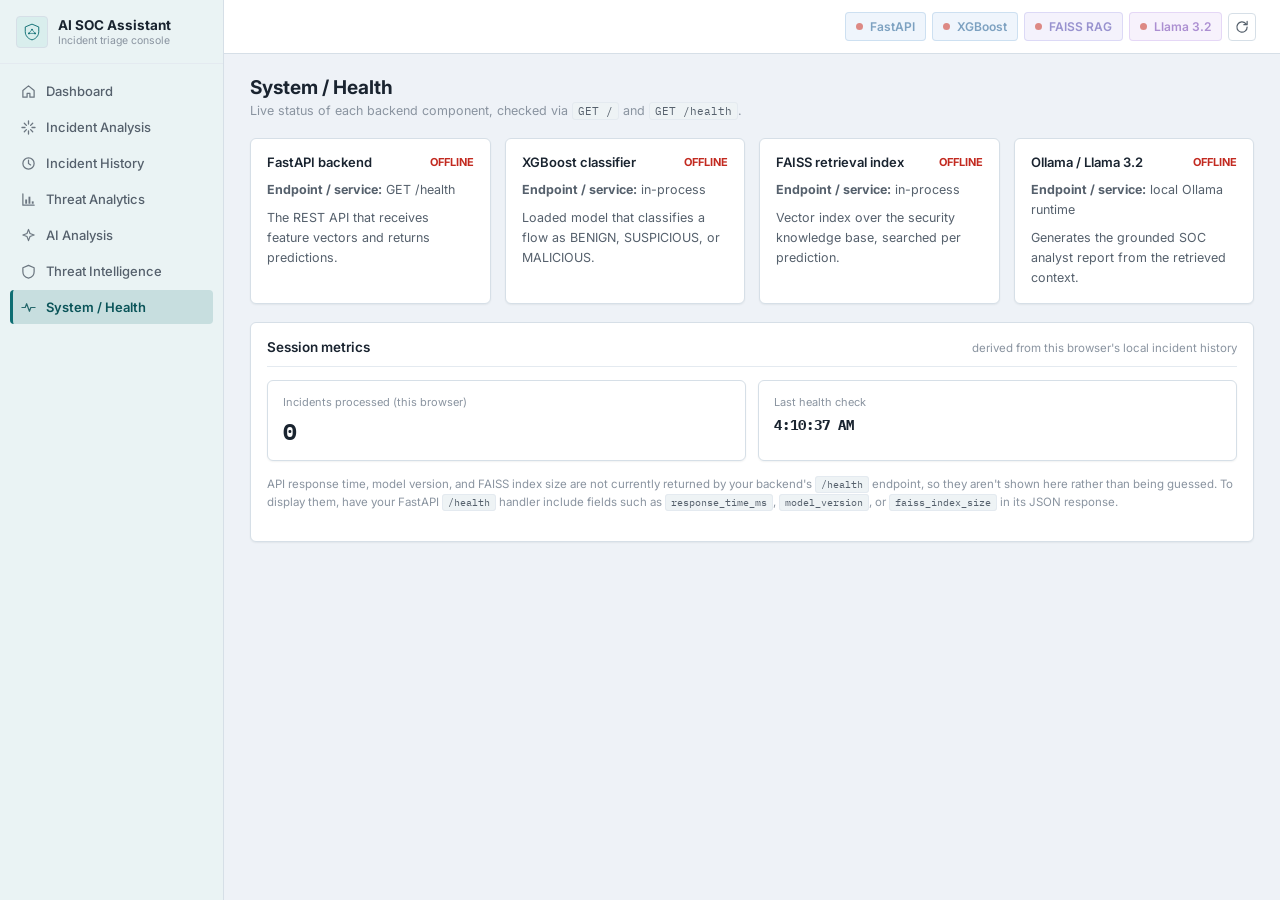
<file: frontend/system.html>
<!DOCTYPE html>
<html lang="en">
<head>
<meta charset="UTF-8">
<meta name="viewport" content="width=device-width, initial-scale=1.0">
<title>System / Health — AI SOC Assistant</title>
<link rel="preconnect" href="https://fonts.googleapis.com">
<link rel="preconnect" href="https://fonts.gstatic.com" crossorigin>
<link href="https://fonts.googleapis.com/css2?family=Inter:wght@400;500;600;700&family=IBM+Plex+Mono:wght@400;500;600&display=swap" rel="stylesheet">
<link rel="icon" type="image/svg+xml" href="assets/favicon.svg">
<link rel="alternate icon" href="assets/favicon.svg">
<link rel="stylesheet" href="style.css">
<link rel="stylesheet" href="shell.css">
</head>
<body data-page="system">

<div class="app-shell">

  <nav class="sidenav">
    <div class="sidenav-brand">
      <div class="brand-mark">
        <svg width="18" height="18" viewBox="0 0 32 32" fill="none">
          <path d="M16 2L28 7V15.5C28 22.5 22.9 28.2 16 30C9.1 28.2 4 22.5 4 15.5V7L16 2Z" stroke="currentColor" stroke-width="1.7" stroke-linejoin="round"/>
          <circle cx="16" cy="11.5" r="1.5" fill="currentColor"/>
          <circle cx="10.5" cy="18.5" r="1.5" fill="currentColor"/>
          <circle cx="21.5" cy="18.5" r="1.5" fill="currentColor"/>
          <path d="M16 11.5L10.5 18.5M16 11.5L21.5 18.5M10.5 18.5L21.5 18.5" stroke="currentColor" stroke-width="1.2" stroke-linecap="round"/>
        </svg>
      </div>
      <div class="sidenav-brand-text">
        <strong>AI SOC Assistant</strong>
        <span>Incident triage console</span>
      </div>
    </div>

    <div class="sidenav-links">
      <a class="nav-link" data-page="dashboard" href="index.html">
        <svg width="15" height="15" viewBox="0 0 16 16" fill="none"><path d="M2 7L8 2L14 7V14H9.5V10H6.5V14H2V7Z" stroke="currentColor" stroke-width="1.3" stroke-linejoin="round"/></svg>
        Dashboard
      </a>
      <a class="nav-link" data-page="analysis" href="analysis.html">
        <svg width="15" height="15" viewBox="0 0 15 15" fill="none"><path d="M7.5 1V4M7.5 11V14M1 7.5H4M11 7.5H14M3.3 3.3L5.4 5.4M9.6 9.6L11.7 11.7M11.7 3.3L9.6 5.4M5.4 9.6L3.3 11.7" stroke="currentColor" stroke-width="1.3" stroke-linecap="round"/></svg>
        Incident Analysis
      </a>
      <a class="nav-link" data-page="history" href="history.html">
        <svg width="15" height="15" viewBox="0 0 16 16" fill="none"><circle cx="8" cy="8" r="6" stroke="currentColor" stroke-width="1.3"/><path d="M8 4.5V8L10.3 9.5" stroke="currentColor" stroke-width="1.3" stroke-linecap="round"/></svg>
        Incident History
      </a>
      <a class="nav-link" data-page="analytics" href="analytics.html">
        <svg width="15" height="15" viewBox="0 0 16 16" fill="none"><path d="M2 14V2M2 14H14" stroke="currentColor" stroke-width="1.3" stroke-linecap="round"/><rect x="4.5" y="8" width="2" height="4.5" fill="currentColor"/><rect x="8" y="5" width="2" height="7.5" fill="currentColor"/><rect x="11.5" y="10" width="2" height="2.5" fill="currentColor"/></svg>
        Threat Analytics
      </a>
      <a class="nav-link" data-page="ai-analysis" href="ai-analysis.html">
        <svg width="15" height="15" viewBox="0 0 16 16" fill="none"><path d="M8 1.5L9.6 5.9L14 7.5L9.6 9.1L8 13.5L6.4 9.1L2 7.5L6.4 5.9L8 1.5Z" stroke="currentColor" stroke-width="1.2" stroke-linejoin="round"/></svg>
        AI Analysis
      </a>
      <a class="nav-link" data-page="threat-intel" href="threat-intel.html">
        <svg width="15" height="15" viewBox="0 0 16 16" fill="none"><path d="M8 1.5L14 4V8.2C14 11.7 11.5 14.3 8 15C4.5 14.3 2 11.7 2 8.2V4L8 1.5Z" stroke="currentColor" stroke-width="1.3" stroke-linejoin="round"/></svg>
        Threat Intelligence
      </a>
      <a class="nav-link" data-page="system" href="system.html">
        <svg width="15" height="15" viewBox="0 0 16 16" fill="none"><path d="M1 8H4.5L6 4L9 12L10.5 8H15" stroke="currentColor" stroke-width="1.3" stroke-linecap="round" stroke-linejoin="round"/></svg>
        System / Health
      </a>
    </div>
</nav>

  <div class="app-main">
    <header class="topbar">
      <div class="topbar-inner">
        <div class="status-cluster" id="statusCluster">
          <div class="status-chip" id="chip-api" data-state="unknown"><span class="dot"></span><span class="chip-label">FastAPI</span></div>
          <div class="status-chip" id="chip-xgb" data-state="unknown"><span class="dot"></span><span class="chip-label">XGBoost</span></div>
          <div class="status-chip" id="chip-rag" data-state="unknown"><span class="dot"></span><span class="chip-label">FAISS RAG</span></div>
          <div class="status-chip" id="chip-llm" data-state="unknown"><span class="dot"></span><span class="chip-label">Llama 3.2</span></div>
          <button class="refresh-btn" id="refreshHealthBtn" title="Re-check backend health">
            <svg width="14" height="14" viewBox="0 0 15 15" fill="none"><path d="M13 7.5A5.5 5.5 0 1 1 11.6 3.9M13 1.5V5H9.5" stroke="currentColor" stroke-width="1.3" stroke-linecap="round" stroke-linejoin="round"/></svg>
          </button>
        </div>
      </div>
    </header>

    <main class="page-content">
      <div class="page-header">
        <h1>System / Health</h1>
        <p>Live status of each backend component, checked via <code>GET /</code> and <code>GET /health</code>.</p>
      </div>

      <div class="info-grid" id="componentGrid">
        <!-- filled by system.js -->
      </div>

      <section class="panel" style="margin-top:18px;">
        <div class="panel-head">
          <h2>Session metrics</h2>
          <span class="panel-sub">derived from this browser's local incident history</span>
        </div>
        <div class="stat-grid" style="margin-bottom:0;">
          <div class="stat-card"><div class="stat-label">Incidents processed (this browser)</div><div class="stat-value" id="sysIncidentCount">0</div></div>
          <div class="stat-card"><div class="stat-label">Last health check</div><div class="stat-value" id="sysLastCheck" style="font-size:14px;">—</div></div>
        </div>
        <p style="font-size:11.5px; color:var(--text-low); margin-top:14px; line-height:1.6;">
          API response time, model version, and FAISS index size are not currently returned by your backend's
          <code>/health</code> endpoint, so they aren't shown here rather than being guessed. To display them,
          have your FastAPI <code>/health</code> handler include fields such as
          <code>response_time_ms</code>, <code>model_version</code>, or <code>faiss_index_size</code> in its
          JSON response.
        </p>
      </section>
    </main>
  </div>
</div>

<script src="common.js"></script>
<script src="system.js"></script>
</body>
</html>
</file>
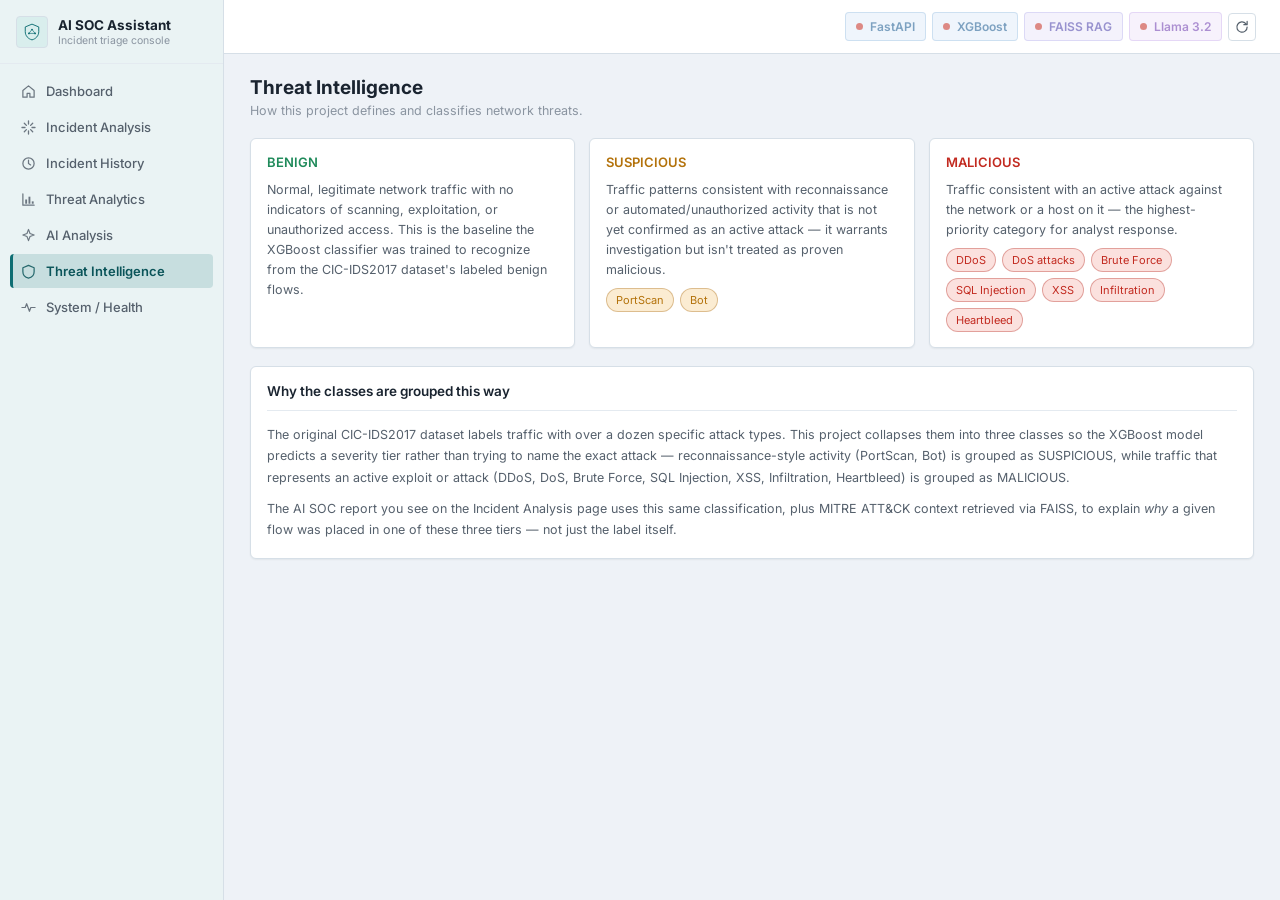
<file: frontend/threat-intel.html>
<!DOCTYPE html>
<html lang="en">
<head>
<meta charset="UTF-8">
<meta name="viewport" content="width=device-width, initial-scale=1.0">
<title>Threat Intelligence — AI SOC Assistant</title>
<link rel="preconnect" href="https://fonts.googleapis.com">
<link rel="preconnect" href="https://fonts.gstatic.com" crossorigin>
<link href="https://fonts.googleapis.com/css2?family=Inter:wght@400;500;600;700&family=IBM+Plex+Mono:wght@400;500;600&display=swap" rel="stylesheet">
<link rel="icon" type="image/svg+xml" href="assets/favicon.svg">
<link rel="alternate icon" href="assets/favicon.svg">
<link rel="stylesheet" href="style.css">
<link rel="stylesheet" href="shell.css">
</head>
<body data-page="threat-intel">

<div class="app-shell">

  <nav class="sidenav">
    <div class="sidenav-brand">
      <div class="brand-mark">
        <svg width="18" height="18" viewBox="0 0 32 32" fill="none">
          <path d="M16 2L28 7V15.5C28 22.5 22.9 28.2 16 30C9.1 28.2 4 22.5 4 15.5V7L16 2Z" stroke="currentColor" stroke-width="1.7" stroke-linejoin="round"/>
          <circle cx="16" cy="11.5" r="1.5" fill="currentColor"/>
          <circle cx="10.5" cy="18.5" r="1.5" fill="currentColor"/>
          <circle cx="21.5" cy="18.5" r="1.5" fill="currentColor"/>
          <path d="M16 11.5L10.5 18.5M16 11.5L21.5 18.5M10.5 18.5L21.5 18.5" stroke="currentColor" stroke-width="1.2" stroke-linecap="round"/>
        </svg>
      </div>
      <div class="sidenav-brand-text">
        <strong>AI SOC Assistant</strong>
        <span>Incident triage console</span>
      </div>
    </div>

    <div class="sidenav-links">
      <a class="nav-link" data-page="dashboard" href="index.html">
        <svg width="15" height="15" viewBox="0 0 16 16" fill="none"><path d="M2 7L8 2L14 7V14H9.5V10H6.5V14H2V7Z" stroke="currentColor" stroke-width="1.3" stroke-linejoin="round"/></svg>
        Dashboard
      </a>
      <a class="nav-link" data-page="analysis" href="analysis.html">
        <svg width="15" height="15" viewBox="0 0 15 15" fill="none"><path d="M7.5 1V4M7.5 11V14M1 7.5H4M11 7.5H14M3.3 3.3L5.4 5.4M9.6 9.6L11.7 11.7M11.7 3.3L9.6 5.4M5.4 9.6L3.3 11.7" stroke="currentColor" stroke-width="1.3" stroke-linecap="round"/></svg>
        Incident Analysis
      </a>
      <a class="nav-link" data-page="history" href="history.html">
        <svg width="15" height="15" viewBox="0 0 16 16" fill="none"><circle cx="8" cy="8" r="6" stroke="currentColor" stroke-width="1.3"/><path d="M8 4.5V8L10.3 9.5" stroke="currentColor" stroke-width="1.3" stroke-linecap="round"/></svg>
        Incident History
      </a>
      <a class="nav-link" data-page="analytics" href="analytics.html">
        <svg width="15" height="15" viewBox="0 0 16 16" fill="none"><path d="M2 14V2M2 14H14" stroke="currentColor" stroke-width="1.3" stroke-linecap="round"/><rect x="4.5" y="8" width="2" height="4.5" fill="currentColor"/><rect x="8" y="5" width="2" height="7.5" fill="currentColor"/><rect x="11.5" y="10" width="2" height="2.5" fill="currentColor"/></svg>
        Threat Analytics
      </a>
      <a class="nav-link" data-page="ai-analysis" href="ai-analysis.html">
        <svg width="15" height="15" viewBox="0 0 16 16" fill="none"><path d="M8 1.5L9.6 5.9L14 7.5L9.6 9.1L8 13.5L6.4 9.1L2 7.5L6.4 5.9L8 1.5Z" stroke="currentColor" stroke-width="1.2" stroke-linejoin="round"/></svg>
        AI Analysis
      </a>
      <a class="nav-link" data-page="threat-intel" href="threat-intel.html">
        <svg width="15" height="15" viewBox="0 0 16 16" fill="none"><path d="M8 1.5L14 4V8.2C14 11.7 11.5 14.3 8 15C4.5 14.3 2 11.7 2 8.2V4L8 1.5Z" stroke="currentColor" stroke-width="1.3" stroke-linejoin="round"/></svg>
        Threat Intelligence
      </a>
      <a class="nav-link" data-page="system" href="system.html">
        <svg width="15" height="15" viewBox="0 0 16 16" fill="none"><path d="M1 8H4.5L6 4L9 12L10.5 8H15" stroke="currentColor" stroke-width="1.3" stroke-linecap="round" stroke-linejoin="round"/></svg>
        System / Health
      </a>
    </div>
</nav>

  <div class="app-main">
    <header class="topbar">
      <div class="topbar-inner">
        <div class="status-cluster" id="statusCluster">
          <div class="status-chip" id="chip-api" data-state="unknown"><span class="dot"></span><span class="chip-label">FastAPI</span></div>
          <div class="status-chip" id="chip-xgb" data-state="unknown"><span class="dot"></span><span class="chip-label">XGBoost</span></div>
          <div class="status-chip" id="chip-rag" data-state="unknown"><span class="dot"></span><span class="chip-label">FAISS RAG</span></div>
          <div class="status-chip" id="chip-llm" data-state="unknown"><span class="dot"></span><span class="chip-label">Llama 3.2</span></div>
          <button class="refresh-btn" id="refreshHealthBtn" title="Re-check backend health">
            <svg width="14" height="14" viewBox="0 0 15 15" fill="none"><path d="M13 7.5A5.5 5.5 0 1 1 11.6 3.9M13 1.5V5H9.5" stroke="currentColor" stroke-width="1.3" stroke-linecap="round" stroke-linejoin="round"/></svg>
          </button>
        </div>
      </div>
    </header>

    <main class="page-content">
      <div class="page-header">
        <h1>Threat Intelligence</h1>
        <p>How this project defines and classifies network threats.</p>
      </div>

      <div class="info-grid" style="margin-bottom:18px;">
        <div class="info-card">
          <h3><span class="class-benign">BENIGN</span></h3>
          <p>Normal, legitimate network traffic with no indicators of scanning, exploitation, or unauthorized
          access. This is the baseline the XGBoost classifier was trained to recognize from the CIC-IDS2017
          dataset's labeled benign flows.</p>
        </div>

        <div class="info-card">
          <h3><span class="class-suspicious">SUSPICIOUS</span></h3>
          <p>Traffic patterns consistent with reconnaissance or automated/unauthorized activity that is not yet
          confirmed as an active attack — it warrants investigation but isn't treated as proven malicious.</p>
          <div class="tag-row">
            <span class="tag tag-suspicious">PortScan</span>
            <span class="tag tag-suspicious">Bot</span>
          </div>
        </div>

        <div class="info-card">
          <h3><span class="class-malicious">MALICIOUS</span></h3>
          <p>Traffic consistent with an active attack against the network or a host on it — the highest-priority
          category for analyst response.</p>
          <div class="tag-row">
            <span class="tag tag-malicious">DDoS</span>
            <span class="tag tag-malicious">DoS attacks</span>
            <span class="tag tag-malicious">Brute Force</span>
            <span class="tag tag-malicious">SQL Injection</span>
            <span class="tag tag-malicious">XSS</span>
            <span class="tag tag-malicious">Infiltration</span>
            <span class="tag tag-malicious">Heartbleed</span>
          </div>
        </div>
      </div>

      <section class="panel">
        <div class="panel-head"><h2>Why the classes are grouped this way</h2></div>
        <p style="font-size:12.5px; line-height:1.7; color:var(--text-mid); margin:0 0 10px;">
          The original CIC-IDS2017 dataset labels traffic with over a dozen specific attack types. This project
          collapses them into three classes so the XGBoost model predicts a severity tier rather than trying to
          name the exact attack — reconnaissance-style activity (PortScan, Bot) is grouped as SUSPICIOUS, while
          traffic that represents an active exploit or attack (DDoS, DoS, Brute Force, SQL Injection, XSS,
          Infiltration, Heartbleed) is grouped as MALICIOUS.
        </p>
        <p style="font-size:12.5px; line-height:1.7; color:var(--text-mid); margin:0;">
          The AI SOC report you see on the Incident Analysis page uses this same classification, plus MITRE
          ATT&amp;CK context retrieved via FAISS, to explain <em>why</em> a given flow was placed in one of
          these three tiers — not just the label itself.
        </p>
      </section>
    </main>
  </div>
</div>

<script src="common.js"></script>
</body>
</html>
</file>
<file: frontend/style.css>
/* =========================================================
   AI SOC ASSISTANT — DASHBOARD STYLES
   Light, restrained enterprise console. Inter carries UI text;
   IBM Plex Mono is reserved for actual numeric/data readouts
   only (confidence %, risk scores, endpoint paths) — not used
   as a blanket "tech" aesthetic.
========================================================= */

:root {
  /* --- core palette --- */
  --bg: #eef2f7;
  --panel: #ffffff;
  --panel-alt: #eef3f5;
  --sidenav-bg: #eaf3f4;
  --border: #d6dfe7;
  --border-soft: #e4eaf0;

  --text-hi: #1a2430;
  --text-mid: #55606c;
  --text-low: #8a94a0;

  --accent: #0e6e73;         /* teal — primary actions, active nav */
  --accent-soft: #d9eeed;
  --accent-strong: #0a5459;

  --blue: #1d6fb8;           /* informational / system components */
  --blue-soft: #e2eefa;
  --blue-strong: #14568f;

  --indigo: #5b4fcf;         /* FAISS RAG accent */
  --indigo-soft: #ece9fb;
  --indigo-strong: #453aa8;

  --purple: #8347d1;         /* Llama / LLM accent */
  --purple-soft: #f1e9fb;
  --purple-strong: #6a35ad;

  --benign: #1f8a5a;
  --benign-soft: #e0f5e9;
  --suspicious: #b3720b;
  --suspicious-soft: #fbecd2;
  --malicious: #c22a20;
  --malicious-soft: #fbe1de;

  --ok: #1f8a5a;
  --bad: #c22a20;
  --unknown: #b0b8c1;

  --radius-sm: 4px;
  --radius-md: 6px;

  --shadow-sm: 0 1px 2px rgba(20, 29, 39, 0.06);
  --shadow-md: 0 2px 6px rgba(20, 29, 39, 0.07);

  --font-ui: 'Inter', -apple-system, BlinkMacSystemFont, sans-serif;
  --font-mono: 'IBM Plex Mono', 'SFMono-Regular', Consolas, monospace;
}

* { box-sizing: border-box; }

/* Without this, any element that also matches a class rule setting
   display (e.g. "display: flex") ignores the [hidden] attribute,
   because author CSS always beats the browser's built-in [hidden]
   rule — regardless of selector order. This one line is what makes
   .hidden panels actually disappear instead of stacking on screen. */
[hidden] { display: none !important; }

html, body {
  margin: 0;
  padding: 0;
  background: var(--bg);
  color: var(--text-hi);
  font-family: var(--font-ui);
  -webkit-font-smoothing: antialiased;
}

::selection { background: var(--accent-soft); color: var(--text-hi); }

::-webkit-scrollbar { width: 8px; height: 8px; }
::-webkit-scrollbar-track { background: transparent; }
::-webkit-scrollbar-thumb { background: var(--border); border-radius: 8px; }
::-webkit-scrollbar-thumb:hover { background: var(--accent); }

a { color: var(--accent); }

code {
  font-family: var(--font-mono);
  font-size: 0.85em;
  color: var(--text-mid);
  background: var(--panel-alt);
  padding: 1px 5px;
  border-radius: 3px;
  border: 1px solid var(--border-soft);
}

/* =========================================================
   PANEL COLOR ACCENTS — colored top bar + faint tinted wash,
   applied via a class so section order/behavior never changes
========================================================= */
.panel-accent-teal   { border-top: 3px solid var(--accent); background-color: var(--accent-soft); }
.panel-accent-blue   { border-top: 3px solid var(--blue); background-color: var(--blue-soft); }
.panel-accent-indigo { border-top: 3px solid var(--indigo); background-color: var(--indigo-soft); }

/* Inner cards/inputs stay white so content remains easy to read
   against the tinted panel background */
.panel-accent-teal .feature-scroll,
.panel-accent-teal .result-card,
.panel-accent-teal .data-table-wrap,
.panel-accent-blue .data-table-wrap {
  background-color: var(--panel);
}
.panel-accent-teal .feature-field input { background-color: var(--panel); }

/* =========================================================
   HEADER
========================================================= */
.topbar {
  position: sticky;
  top: 0;
  z-index: 10;
  background: var(--panel);
  border-bottom: 1px solid var(--border);
}

.topbar-inner {
  max-width: 1600px;
  margin: 0 auto;
  padding: 14px 28px;
  display: flex;
  align-items: center;
  justify-content: space-between;
  gap: 20px;
  flex-wrap: wrap;
}

.brand { display: flex; align-items: center; gap: 12px; }

.brand-mark {
  width: 36px;
  height: 36px;
  border-radius: var(--radius-md);
  display: flex;
  align-items: center;
  justify-content: center;
  color: var(--accent);
  background: var(--accent-soft);
  border: 1px solid var(--border);
  flex-shrink: 0;
}

.brand-text h1 {
  margin: 0;
  font-size: 17px;
  font-weight: 600;
  letter-spacing: -0.01em;
  color: var(--text-hi);
}

.brand-text p {
  margin: 2px 0 0;
  font-size: 12.5px;
  color: var(--text-low);
}

.status-cluster {
  display: flex;
  align-items: center;
  gap: 6px;
  flex-wrap: wrap;
}

.status-chip {
  display: flex;
  align-items: center;
  gap: 7px;
  padding: 6px 10px;
  border-radius: var(--radius-sm);
  border: 1px solid var(--border);
  background: var(--panel);
  font-size: 12px;
  color: var(--text-mid);
  font-weight: 600;
  transition: opacity 0.2s;
}

.status-chip .dot {
  width: 7px;
  height: 7px;
  border-radius: 50%;
  background: var(--unknown);
  flex-shrink: 0;
}

/* Category color: which system this pill represents (always visible) */
#chip-api  { background: var(--blue-soft);   border-color: rgba(29,111,184,0.3);  color: var(--blue-strong); }
#chip-xgb  { background: var(--blue-soft);   border-color: rgba(29,111,184,0.3);  color: var(--blue-strong); }
#chip-rag  { background: var(--indigo-soft); border-color: rgba(91,79,207,0.3);   color: var(--indigo-strong); }
#chip-llm  { background: var(--purple-soft); border-color: rgba(131,71,209,0.3);  color: var(--purple-strong); }

/* Live health: only the dot changes, so the category color always stays readable */
.status-chip[data-state="online"] .dot { background: var(--ok); }
.status-chip[data-state="offline"] .dot { background: var(--bad); }
.status-chip[data-state="checking"] .dot { background: var(--suspicious); }
.status-chip[data-state="offline"] { opacity: 0.55; }

.refresh-btn {
  width: 28px;
  height: 28px;
  border-radius: var(--radius-sm);
  border: 1px solid var(--border);
  background: var(--panel);
  color: var(--text-mid);
  display: flex;
  align-items: center;
  justify-content: center;
  cursor: pointer;
  transition: color 0.15s, border-color 0.15s;
}
.refresh-btn:hover { color: var(--accent); border-color: var(--accent); }
.refresh-btn.spinning svg { animation: spin 0.7s linear; }
@keyframes spin { to { transform: rotate(360deg); } }

/* =========================================================
   LAYOUT
========================================================= */
.layout {
  max-width: 1600px;
  margin: 0 auto;
  padding: 22px 28px 40px;
  display: grid;
  grid-template-columns: 300px minmax(0, 1fr) 380px;
  gap: 18px;
  align-items: start;
}

.col-left, .col-right, .col-center {
  display: flex;
  flex-direction: column;
  gap: 18px;
  min-width: 0;
}

.col-left { position: sticky; top: 84px; }

/* =========================================================
   PANEL
========================================================= */
.panel {
  background: var(--panel);
  border: 1px solid var(--border);
  border-radius: var(--radius-md);
  padding: 16px 16px 18px;
  box-shadow: var(--shadow-sm);
}

.panel-grow { flex: 1; display: flex; flex-direction: column; }

.panel-head {
  display: flex;
  align-items: baseline;
  justify-content: space-between;
  gap: 10px;
  margin-bottom: 13px;
  padding-bottom: 11px;
  border-bottom: 1px solid var(--border-soft);
}

/* Subtle colored accents for specific panel types */
.panel-head--input { border-bottom-color: rgba(14,110,115,0.3); }
.panel-head--input h2 { color: var(--accent-strong); }
.panel-head--ai { border-bottom-color: rgba(91,79,207,0.3); }
.panel-head--ai h2 { color: var(--indigo-strong); }

.panel-head h2 {
  margin: 0;
  font-size: 13.5px;
  font-weight: 600;
  color: var(--text-hi);
}

.panel-sub {
  font-size: 11.5px;
  color: var(--text-low);
  white-space: nowrap;
}

/* =========================================================
   PIPELINE
========================================================= */
.pipeline {
  display: flex;
  flex-direction: column;
}

.pipe-step {
  display: flex;
  align-items: center;
  gap: 10px;
  padding: 7px 0;
}

.pipe-icon {
  width: 28px;
  height: 28px;
  border-radius: var(--radius-sm);
  background: var(--panel-alt);
  border: 1px solid var(--border);
  color: var(--text-mid);
  display: flex;
  align-items: center;
  justify-content: center;
  flex-shrink: 0;
}

.pipe-text { display: flex; flex-direction: column; line-height: 1.3; }
.pipe-text strong { font-size: 12.5px; font-weight: 600; color: var(--text-hi); }
.pipe-text span { font-size: 11.5px; color: var(--text-low); }

.pipe-arrow {
  width: 1px;
  height: 14px;
  background: var(--border);
  margin-left: 14px;
}

.pipe-step.active .pipe-icon {
  color: var(--accent);
  border-color: var(--accent);
  background: var(--accent-soft);
}

/* =========================================================
   HEALTH GRID
========================================================= */
.health-grid { display: flex; flex-direction: column; gap: 9px; }

.health-row {
  display: flex;
  align-items: center;
  justify-content: space-between;
  font-size: 12.5px;
  color: var(--text-mid);
}

.health-row b {
  font-family: var(--font-mono);
  font-size: 11.5px;
  font-weight: 600;
  color: var(--text-low);
  letter-spacing: 0.02em;
}

.health-row b.is-online { color: var(--ok); }
.health-row b.is-offline { color: var(--bad); }

.health-note {
  margin: 13px 0 0;
  font-size: 11.5px;
  color: var(--text-low);
  line-height: 1.5;
}

/* =========================================================
   HISTORY TABLE
========================================================= */
.history-wrap { max-height: 320px; overflow-y: auto; }

.history-table {
  width: 100%;
  border-collapse: collapse;
  font-size: 12px;
}

.history-table thead th {
  text-align: left;
  font-weight: 600;
  color: var(--text-low);
  padding: 6px 4px;
  border-bottom: 1px solid var(--border);
  position: sticky;
  top: 0;
  background: var(--panel);
}

.history-table tbody td {
  padding: 7px 4px;
  border-bottom: 1px solid var(--border-soft);
  color: var(--text-mid);
}

.history-empty-row td {
  text-align: center;
  color: var(--text-low);
  padding: 18px 4px;
}

.history-table .class-benign { color: var(--benign); font-weight: 600; }
.history-table .class-suspicious { color: var(--suspicious); font-weight: 600; }
.history-table .class-malicious { color: var(--malicious); font-weight: 600; }

.text-btn {
  margin-top: 10px;
  background: none;
  border: none;
  padding: 0;
  font-family: var(--font-ui);
  font-size: 12px;
  color: var(--text-low);
  cursor: pointer;
  text-decoration: underline;
  text-underline-offset: 2px;
}
.text-btn:hover { color: var(--accent); }

/* =========================================================
   INPUT TOOLBAR
========================================================= */
.input-toolbar {
  display: flex;
  align-items: center;
  gap: 10px;
  flex-wrap: wrap;
  margin-bottom: 15px;
}

.btn {
  font-family: var(--font-ui);
  font-size: 12.5px;
  font-weight: 500;
  padding: 8px 14px;
  border-radius: var(--radius-sm);
  border: 1px solid var(--border);
  cursor: pointer;
  display: inline-flex;
  align-items: center;
  gap: 7px;
  transition: border-color 0.15s, background 0.15s;
}

.btn-ghost {
  background: var(--panel);
  color: var(--text-mid);
}
.btn-ghost:hover { border-color: var(--accent); color: var(--accent); }

.btn-primary {
  background: var(--accent);
  color: #ffffff;
  border-color: var(--accent);
  font-weight: 600;
  box-shadow: 0 1px 3px rgba(14, 110, 115, 0.35);
}
.btn-primary:hover { background: var(--accent-strong); box-shadow: 0 3px 8px rgba(14, 110, 115, 0.4); transform: translateY(-1px); }
.btn-primary:active { transform: translateY(0); }
.btn-primary:disabled {
  background: var(--border);
  border-color: var(--border);
  color: var(--text-low);
  cursor: not-allowed;
  box-shadow: none;
  transform: none;
}

.toolbar-note {
  font-size: 11.5px;
  color: var(--text-low);
  margin-left: auto;
}

/* =========================================================
   FEATURE INPUT AREA
========================================================= */
.feature-scroll {
  max-height: 560px;
  overflow-y: auto;
  padding-right: 4px;
  border: 1px solid var(--border);
  border-radius: var(--radius-md);
  background: var(--panel-alt);
}

.feature-group { border-bottom: 1px solid var(--border-soft); }
.feature-group:last-child { border-bottom: none; }

.feature-group-head {
  width: 100%;
  display: flex;
  align-items: center;
  justify-content: space-between;
  padding: 10px 14px;
  background: none;
  border: none;
  color: var(--text-hi);
  font-family: var(--font-ui);
  font-size: 12.5px;
  font-weight: 600;
  cursor: pointer;
}

.feature-group-head .count {
  font-weight: 400;
  color: var(--text-low);
  font-size: 11.5px;
}

.feature-group-body {
  display: grid;
  grid-template-columns: repeat(auto-fill, minmax(200px, 1fr));
  gap: 10px;
  padding: 0 14px 14px;
}

.feature-field { display: flex; flex-direction: column; gap: 4px; }

.feature-field label {
  font-size: 11px;
  color: var(--text-low);
  line-height: 1.3;
}

.feature-field input {
  font-family: var(--font-mono);
  font-size: 12.5px;
  background: var(--panel);
  border: 1px solid var(--border);
  border-radius: var(--radius-sm);
  color: var(--text-hi);
  padding: 7px 9px;
  width: 100%;
}

.feature-field input:focus {
  outline: none;
  border-color: var(--accent);
  box-shadow: 0 0 0 2px var(--accent-soft);
}

.feature-field input.field-missing {
  border-color: var(--malicious);
}

/* =========================================================
   ANALYZE ROW / ERRORS
========================================================= */
.analyze-row {
  display: flex;
  align-items: center;
  gap: 12px;
  margin-top: 16px;
  flex-wrap: wrap;
}

.analyze-hint {
  font-size: 11.5px;
  color: var(--text-low);
}

.error-banner {
  margin-top: 14px;
  padding: 12px 14px;
  border-radius: var(--radius-sm);
  border: 1px solid rgba(179, 38, 30, 0.3);
  background: var(--malicious-soft);
}
.error-banner strong { display: block; font-size: 12.5px; color: var(--malicious); margin-bottom: 3px; }
.error-banner p { margin: 0; font-size: 12px; color: var(--text-mid); line-height: 1.5; }

/* =========================================================
   RESULT PANEL: inline status strip + empty state + body
========================================================= */
.result-status-line {
  display: flex;
  align-items: center;
  gap: 9px;
  padding: 9px 11px;
  margin-bottom: 14px;
  border-radius: var(--radius-sm);
  background: var(--accent-soft);
  border: 1px solid rgba(14, 110, 115, 0.25);
  font-size: 12px;
  line-height: 1.5;
  color: var(--accent-strong);
}

.result-status-line .status-dot {
  width: 8px;
  height: 8px;
  border-radius: 50%;
  background: var(--accent);
  flex-shrink: 0;
  animation: pulse 1.1s ease-in-out infinite;
}

@keyframes pulse {
  0%, 100% { opacity: 1; }
  50% { opacity: 0.35; }
}

.result-empty-inline {
  padding: 34px 10px;
  text-align: center;
  color: var(--text-low);
  font-size: 12.5px;
  line-height: 1.6;
}

/* =========================================================
   THREAT RESULT CARD
========================================================= */
.severity-band {
  display: flex;
  margin-bottom: 16px;
}

.severity-tag {
  font-size: 11.5px;
  font-weight: 600;
  letter-spacing: 0.02em;
  padding: 5px 11px;
  border-radius: var(--radius-sm);
  border: 1px solid var(--border);
  color: var(--text-mid);
}

.severity-tag.sev-benign { color: var(--benign); border-color: rgba(31,138,90,0.35); background: var(--benign-soft); }
.severity-tag.sev-suspicious { color: var(--suspicious); border-color: rgba(163,102,15,0.35); background: var(--suspicious-soft); }
.severity-tag.sev-malicious { color: var(--malicious); border-color: rgba(179,38,30,0.35); background: var(--malicious-soft); }

.metric-grid {
  display: grid;
  grid-template-columns: repeat(3, 1fr);
  gap: 10px;
}

.metric {
  display: flex;
  flex-direction: column;
  gap: 6px;
  padding: 12px;
  border-radius: var(--radius-sm);
  background: var(--panel-alt);
  border: 1px solid var(--border-soft);
}

.metric-label {
  font-size: 10.5px;
  color: var(--text-low);
  font-weight: 500;
}

.metric-value {
  font-family: var(--font-mono);
  font-size: 17px;
  font-weight: 600;
  color: var(--text-hi);
}

.risk-bar-track {
  margin-top: 16px;
  height: 6px;
  border-radius: 4px;
  background: var(--panel-alt);
  border: 1px solid var(--border-soft);
  overflow: hidden;
}

.risk-bar-fill {
  height: 100%;
  width: 0%;
  background: var(--benign);
  transition: width 0.6s ease, background 0.6s ease;
}

/* =========================================================
   RECOMMENDED ACTIONS (separated from the general AI narrative)
========================================================= */
.recommend-card {
  border-left: 3px solid var(--accent);
}

.recommend-card .panel-head h2 { color: var(--accent-strong); }

.recommend-card .report-section {
  border-left-color: var(--accent);
}

.recommend-card .report-section h4 {
  display: none; /* the card title already says "Recommended actions" */
}

/* =========================================================
   AI SOC REPORT
========================================================= */
.report-card {
  border-left: 3px solid var(--indigo);
}

.report-body { display: flex; flex-direction: column; gap: 14px; }

.report-section {
  border-left: 2px solid var(--border);
  padding-left: 12px;
}

.report-section h4 {
  margin: 0 0 6px;
  font-size: 12px;
  font-weight: 600;
  color: var(--accent);
  letter-spacing: 0.01em;
}

/* Each AI report section gets its own accent color */
.report-section[data-section="THREAT ASSESSMENT"] { border-left-color: var(--malicious); }
.report-section[data-section="THREAT ASSESSMENT"] h4 { color: var(--malicious); }
.report-section[data-section="WHY IT MATTERS"] { border-left-color: var(--blue); }
.report-section[data-section="WHY IT MATTERS"] h4 { color: var(--blue-strong); }
.report-section[data-section="INVESTIGATION STEPS"] { border-left-color: var(--accent); }
.report-section[data-section="INVESTIGATION STEPS"] h4 { color: var(--accent-strong); }
.report-section[data-section="MITRE ATT&CK CONTEXT"] { border-left-color: var(--indigo); }
.report-section[data-section="MITRE ATT&CK CONTEXT"] h4 { color: var(--indigo-strong); }
.report-section[data-section="FINAL ASSESSMENT"] { border-left-color: var(--purple); }
.report-section[data-section="FINAL ASSESSMENT"] h4 { color: var(--purple-strong); }

.report-section p {
  margin: 0 0 6px;
  font-size: 12.5px;
  line-height: 1.65;
  color: var(--text-mid);
  white-space: pre-wrap;
}
.report-section p:last-child { margin-bottom: 0; }

.report-raw {
  font-size: 12.5px;
  line-height: 1.65;
  color: var(--text-mid);
  white-space: pre-wrap;
}

/* =========================================================
   FEATURE GROUP CATEGORY COLORS
   Order matches FEATURE_GROUPS in script.js (fixed, code-defined):
   1 Flow identity, 2 Packet length, 3 Rate/throughput, 4 IAT,
   5 TCP flags, 6 Header/segment, 7 Bulk/subflow, 8 Window/timing
========================================================= */
.feature-group:nth-child(1) .feature-group-head { border-left: 3px solid var(--blue); }
.feature-group:nth-child(1) .feature-group-head span:first-child { color: var(--blue-strong); }
.feature-group:nth-child(2) .feature-group-head { border-left: 3px solid var(--accent); }
.feature-group:nth-child(2) .feature-group-head span:first-child { color: var(--accent-strong); }
.feature-group:nth-child(3) .feature-group-head { border-left: 3px solid var(--benign); }
.feature-group:nth-child(3) .feature-group-head span:first-child { color: var(--benign); }
.feature-group:nth-child(4) .feature-group-head { border-left: 3px solid var(--suspicious); }
.feature-group:nth-child(4) .feature-group-head span:first-child { color: var(--suspicious); }
.feature-group:nth-child(5) .feature-group-head { border-left: 3px solid var(--indigo); }
.feature-group:nth-child(5) .feature-group-head span:first-child { color: var(--indigo-strong); }
.feature-group:nth-child(6) .feature-group-head { border-left: 3px solid var(--blue); }
.feature-group:nth-child(6) .feature-group-head span:first-child { color: var(--blue-strong); }
.feature-group:nth-child(7) .feature-group-head { border-left: 3px solid var(--accent); }
.feature-group:nth-child(7) .feature-group-head span:first-child { color: var(--accent-strong); }
.feature-group:nth-child(8) .feature-group-head { border-left: 3px solid var(--suspicious); }
.feature-group:nth-child(8) .feature-group-head span:first-child { color: var(--suspicious); }

/* =========================================================
   PIPELINE STAGE COLORS
========================================================= */
.pipe-step-num[data-key="flow"] .pipe-num   { background: var(--blue); }
.pipe-step-num[data-key="flow"]             { background: var(--blue-soft); }
.pipe-step-num[data-key="xgb"] .pipe-num    { background: var(--accent); }
.pipe-step-num[data-key="xgb"]              { background: var(--accent-soft); }
.pipe-step-num[data-key="risk"] .pipe-num   { background: var(--suspicious); }
.pipe-step-num[data-key="risk"]             { background: var(--suspicious-soft); }
.pipe-step-num[data-key="rag"] .pipe-num    { background: var(--indigo); }
.pipe-step-num[data-key="rag"]              { background: var(--indigo-soft); }
.pipe-step-num[data-key="llm"] .pipe-num    { background: var(--purple); }
.pipe-step-num[data-key="llm"]              { background: var(--purple-soft); }
.pipe-step-num[data-key="report"] .pipe-num { background: var(--benign); }
.pipe-step-num[data-key="report"]           { background: var(--benign-soft); }
.pipe-step-num { border-color: transparent; }
.pipe-step-num.active { outline: 2px solid rgba(14,110,115,0.25); outline-offset: -1px; }
/* =========================================================
   THREAT RESULT — four compact cards
========================================================= */
.result-card-grid {
  display: grid;
  grid-template-columns: repeat(4, 1fr);
  gap: 10px;
  margin-bottom: 14px;
}
@media (max-width: 720px) {
  .result-card-grid { grid-template-columns: repeat(2, 1fr); }
}

.result-card {
  display: flex;
  flex-direction: column;
  gap: 7px;
  padding: 13px 14px;
  border-radius: var(--radius-md);
  background: var(--panel-alt);
  border: 1px solid var(--border-soft);
}

.result-card-label {
  font-size: 10.5px;
  font-weight: 600;
  letter-spacing: 0.04em;
  text-transform: uppercase;
  color: var(--text-low);
}

.result-card-value {
  font-family: var(--font-mono);
  font-size: 19px;
  font-weight: 700;
  color: var(--text-hi);
  line-height: 1.2;
}

/* Threat Class card recolors dynamically by severity (JS sets this class) */
#threatClassCard.sev-benign    { background: var(--benign-soft);    border-color: rgba(31,138,90,0.3); }
#threatClassCard.sev-suspicious{ background: var(--suspicious-soft); border-color: rgba(179,114,11,0.3); }
#threatClassCard.sev-malicious { background: var(--malicious-soft); border-color: rgba(194,42,32,0.3); }

#threatClassCard .severity-tag {
  font-size: 17px;
  font-weight: 700;
  padding: 0;
  border: none;
  background: none;
  font-family: var(--font-mono);
}
#threatClassCard .severity-tag.sev-benign    { color: var(--benign); }
#threatClassCard .severity-tag.sev-suspicious{ color: var(--suspicious); }
#threatClassCard .severity-tag.sev-malicious { color: var(--malicious); }

/* =========================================================
   ATTACK TYPE — shown alongside, distinct from, threat class
========================================================= */
.attack-type-row {
  margin-bottom: 12px;
}
.attack-type-label {
  display: block;
  font-size: 10.5px;
  font-weight: 600;
  letter-spacing: 0.04em;
  text-transform: uppercase;
  color: var(--text-low);
  margin-bottom: 3px;
}
.attack-type-value {
  display: block;
  font-size: 22px;
  font-weight: 700;
  color: var(--text-hi);
  line-height: 1.2;
}
.result-card-value.not-available {
  font-family: var(--font-ui);
  font-size: 12px;
  font-weight: 500;
  font-style: italic;
  color: var(--text-low);
  line-height: 1.4;
}

.attack-type-value.not-available {
  font-size: 13px;
  font-weight: 500;
  font-style: italic;
  color: var(--text-low);
}
.class-label-inline {
  font-size: 11px;
  font-weight: 600;
  color: var(--text-low);
  margin-right: 8px;
  text-transform: uppercase;
  letter-spacing: 0.03em;
}
.metric-grid-2 { grid-template-columns: repeat(2, 1fr); }

/* =========================================================
   NUMBERED DETECTION PIPELINE (compact, horizontal, non-dominant)
========================================================= */
.pipeline-numbered {
  display: flex;
  flex-wrap: wrap;
  gap: 10px;
}
.pipe-step-num {
  flex: 1 1 150px;
  display: flex;
  align-items: flex-start;
  gap: 9px;
  padding: 11px 12px;
  border-radius: var(--radius-md);
  border: 1px solid var(--border);
  background: var(--panel-alt);
  transition: border-color 0.15s, background 0.15s;
}
.pipe-step-num.active {
  border-color: var(--accent);
  background: var(--accent-soft);
}
.pipe-step-num .pipe-num {
  flex-shrink: 0;
  width: 22px;
  height: 22px;
  border-radius: 50%;
  background: var(--accent);
  color: #fff;
  font-size: 11px;
  font-weight: 700;
  font-family: var(--font-mono);
  display: flex;
  align-items: center;
  justify-content: center;
}
.pipe-step-num .pipe-text strong {
  display: block;
  font-size: 12px;
  font-weight: 600;
  color: var(--text-hi);
  margin-bottom: 1px;
}
.pipe-step-num .pipe-text span {
  display: block;
  font-size: 11px;
  color: var(--text-low);
  line-height: 1.35;
}
.foot-note {
  text-align: center;
  font-size: 11.5px;
  color: var(--text-low);
  padding: 18px 20px 30px;
}

/* =========================================================
   RESPONSIVE
========================================================= */
@media (max-width: 1180px) {
  .layout {
    grid-template-columns: 1fr;
  }
  .col-left { position: static; }
  .col-left, .col-right { order: 2; }
  .col-center { order: 1; }
}

@media (max-width: 640px) {
  .topbar-inner { padding: 12px 16px; }
  .layout { padding: 16px 14px 28px; }
  .metric-grid { grid-template-columns: 1fr; }
  .status-cluster { width: 100%; justify-content: flex-start; }
}
</file>
<file: frontend/shell.css>
/* =========================================================
   APP SHELL — sidebar navigation + topbar + page content
   Loaded on every page, after style.css.
========================================================= */

.app-shell {
  display: flex;
  min-height: 100vh;
}

/* ---------------- Sidebar ---------------- */
.sidenav {
  width: 224px;
  flex-shrink: 0;
  background: var(--sidenav-bg);
  border-right: 1px solid var(--border);
  display: flex;
  flex-direction: column;
  position: sticky;
  top: 0;
  height: 100vh;
  overflow-y: auto;
}

.sidenav-brand {
  display: flex;
  align-items: center;
  gap: 10px;
  padding: 16px 16px 15px;
  border-bottom: 1px solid var(--border-soft);
}

.sidenav-brand .brand-mark {
  width: 32px;
  height: 32px;
  border-radius: var(--radius-sm);
  display: flex;
  align-items: center;
  justify-content: center;
  color: var(--accent);
  background: var(--accent-soft);
  border: 1px solid var(--border);
  flex-shrink: 0;
}

.sidenav-brand-text strong {
  display: block;
  font-size: 13.5px;
  font-weight: 700;
  color: var(--text-hi);
  line-height: 1.2;
}

.sidenav-brand-text span {
  display: block;
  font-size: 10.5px;
  color: var(--text-low);
  margin-top: 1px;
}

.sidenav-links {
  display: flex;
  flex-direction: column;
  gap: 2px;
  padding: 10px 10px;
}

.nav-link {
  display: flex;
  align-items: center;
  gap: 10px;
  padding: 9px 11px 9px 8px;
  border-left: 3px solid transparent;
  border-radius: var(--radius-sm);
  font-size: 13px;
  font-weight: 500;
  color: var(--text-mid);
  text-decoration: none;
}

.nav-link:hover { background: rgba(14, 110, 115, 0.08); color: var(--text-hi); }

.nav-link.active {
  background: rgba(14, 110, 115, 0.16);
  border-left-color: var(--accent);
  color: var(--accent-strong);
  font-weight: 600;
}

.nav-link svg { flex-shrink: 0; opacity: 0.85; }

.sidenav-foot {
  margin-top: auto;
  padding: 12px 16px 16px;
  font-size: 10.5px;
  color: var(--text-low);
  line-height: 1.5;
  border-top: 1px solid var(--border-soft);
}

/* ---------------- Main column ---------------- */
.app-main {
  flex: 1;
  min-width: 0;
  display: flex;
  flex-direction: column;
}

.topbar {
  position: sticky;
  top: 0;
  z-index: 10;
  background: var(--panel);
  border-bottom: 1px solid var(--border);
}

.topbar-inner {
  padding: 12px 24px;
  display: flex;
  align-items: center;
  justify-content: flex-end;
  gap: 20px;
  flex-wrap: wrap;
}

.page-content {
  flex: 1;
  padding: 22px 26px 44px;
  width: 100%;
  max-width: 1400px;
  margin: 0 auto;
}

.page-header {
  margin-bottom: 20px;
}

.page-header h1 {
  margin: 0 0 4px;
  font-size: 19px;
  font-weight: 700;
  color: var(--text-hi);
}

.page-header p {
  margin: 0;
  font-size: 12.5px;
  color: var(--text-low);
}

/* ---------------- Dashboard: stat cards ---------------- */
.stat-grid {
  display: grid;
  grid-template-columns: repeat(auto-fit, minmax(148px, 1fr));
  gap: 12px;
  margin-bottom: 20px;
}

.stat-card {
  background: var(--panel);
  border: 1px solid var(--border);
  border-radius: var(--radius-md);
  padding: 14px 15px;
  box-shadow: var(--shadow-sm);
}

.stat-label {
  font-size: 11px;
  color: var(--text-low);
  margin-bottom: 7px;
}

.stat-value {
  font-family: var(--font-mono);
  font-size: 23px;
  font-weight: 700;
  color: var(--text-hi);
}

.stat-card.stat-benign .stat-value { color: var(--benign); }
.stat-card.stat-suspicious .stat-value { color: var(--suspicious); }
.stat-card.stat-malicious .stat-value { color: var(--malicious); }

/* ---------------- Two-column dashboard grid ---------------- */
.dash-grid {
  display: grid;
  grid-template-columns: 1.5fr 1fr;
  gap: 18px;
  align-items: start;
}

@media (max-width: 1000px) {
  .dash-grid { grid-template-columns: 1fr; }
}

/* ---------------- Generic data table ---------------- */
.data-table-wrap { overflow-x: auto; }

.data-table {
  width: 100%;
  border-collapse: collapse;
  font-size: 12.5px;
}

.data-table thead th {
  text-align: left;
  font-weight: 600;
  color: var(--text-low);
  padding: 8px 10px;
  border-bottom: 1px solid var(--border);
  white-space: nowrap;
}

.data-table tbody td {
  padding: 9px 10px;
  border-bottom: 1px solid var(--border-soft);
  color: var(--text-mid);
}

.data-table tbody tr:hover { background: var(--panel-alt); }

.data-table .empty-row td {
  text-align: center;
  color: var(--text-low);
  padding: 26px 10px;
}

.class-benign { color: var(--benign); font-weight: 600; }
.class-suspicious { color: var(--suspicious); font-weight: 600; }
.class-malicious { color: var(--malicious); font-weight: 600; }
.class-unknown { color: var(--text-low); font-weight: 600; }

.sev-dot {
  display: inline-block;
  width: 7px;
  height: 7px;
  border-radius: 50%;
  margin-right: 6px;
  vertical-align: middle;
}
.sev-dot-benign { background: var(--benign); }
.sev-dot-suspicious { background: var(--suspicious); }
.sev-dot-malicious { background: var(--malicious); }
.sev-dot-unknown { background: var(--unknown); }

/* ---------------- Filter / toolbar controls ---------------- */
.filter-bar {
  display: flex;
  gap: 10px;
  flex-wrap: wrap;
  margin-bottom: 14px;
  align-items: center;
}

.filter-bar input[type="text"],
.filter-bar select,
.status-select {
  font-family: var(--font-ui);
  font-size: 12.5px;
  background: var(--panel);
  border: 1px solid var(--border);
  border-radius: var(--radius-sm);
  color: var(--text-hi);
  padding: 7px 9px;
}

.filter-bar input[type="text"] { min-width: 190px; }

.status-select {
  padding: 5px 7px;
  font-size: 12px;
}

.status-select[data-status="New"] { color: var(--accent-strong); }
.status-select[data-status="Investigating"] { color: var(--suspicious); }
.status-select[data-status="Resolved"] { color: var(--benign); }
.status-select[data-status="False Positive"] { color: var(--text-low); }

/* ---------------- Simple bar charts (no chart library) ---------------- */
.hbar-chart { display: flex; flex-direction: column; gap: 12px; }

.hbar-row { display: flex; align-items: center; gap: 10px; }

.hbar-label {
  width: 92px;
  flex-shrink: 0;
  font-size: 12px;
  color: var(--text-mid);
}

.hbar-track {
  flex: 1;
  height: 14px;
  background: var(--panel-alt);
  border-radius: 3px;
  overflow: hidden;
}

.hbar-fill { height: 100%; border-radius: 3px; }
.hbar-fill.benign { background: var(--benign); }
.hbar-fill.suspicious { background: var(--suspicious); }
.hbar-fill.malicious { background: var(--malicious); }

.hbar-count {
  width: 30px;
  flex-shrink: 0;
  text-align: right;
  font-family: var(--font-mono);
  font-size: 12px;
  color: var(--text-mid);
}

.vbar-chart {
  display: flex;
  align-items: flex-end;
  gap: 6px;
  height: 160px;
  padding-top: 10px;
}

.vbar-col {
  flex: 1;
  display: flex;
  flex-direction: column;
  align-items: center;
  gap: 6px;
  height: 100%;
  justify-content: flex-end;
}

.vbar-bar {
  width: 100%;
  max-width: 34px;
  background: var(--accent);
  border-radius: 3px 3px 0 0;
  min-height: 2px;
}

.vbar-tick {
  font-size: 10px;
  color: var(--text-low);
  white-space: nowrap;
}

.chart-empty {
  padding: 30px 10px;
  text-align: center;
  color: var(--text-low);
  font-size: 12.5px;
}

/* ---------------- Detail / info cards ---------------- */
.info-grid {
  display: grid;
  grid-template-columns: repeat(auto-fit, minmax(220px, 1fr));
  gap: 14px;
}

.info-card {
  background: var(--panel);
  border: 1px solid var(--border);
  border-radius: var(--radius-md);
  padding: 15px 16px;
  box-shadow: var(--shadow-sm);
}

.info-card h3 {
  margin: 0 0 10px;
  font-size: 13px;
  font-weight: 600;
  color: var(--text-hi);
}

.info-card p {
  margin: 0 0 8px;
  font-size: 12.5px;
  line-height: 1.6;
  color: var(--text-mid);
}
.info-card p:last-child { margin-bottom: 0; }

.tag-row { display: flex; flex-wrap: wrap; gap: 6px; margin-top: 8px; }

.tag {
  font-size: 11px;
  padding: 4px 9px;
  border-radius: 999px;
  border: 1px solid var(--border);
  background: var(--panel-alt);
  color: var(--text-mid);
}

.tag.tag-suspicious { border-color: rgba(163,102,15,0.35); background: var(--suspicious-soft); color: var(--suspicious); }
.tag.tag-malicious { border-color: rgba(179,38,30,0.35); background: var(--malicious-soft); color: var(--malicious); }

.not-available {
  font-size: 12px;
  color: var(--text-low);
  font-style: italic;
  padding: 10px 0;
}
.data-table .not-available,
.attack-type-value.not-available .not-available {
  padding: 0;
}

/* ---------------- Responsive: collapse sidebar on small screens ---------------- */
@media (max-width: 900px) {
  .app-shell { flex-direction: column; }
  .sidenav { width: 100%; height: auto; position: static; }
  .sidenav-links { flex-direction: row; flex-wrap: wrap; }
  .page-content { padding: 18px 16px 32px; }
}
</file>
